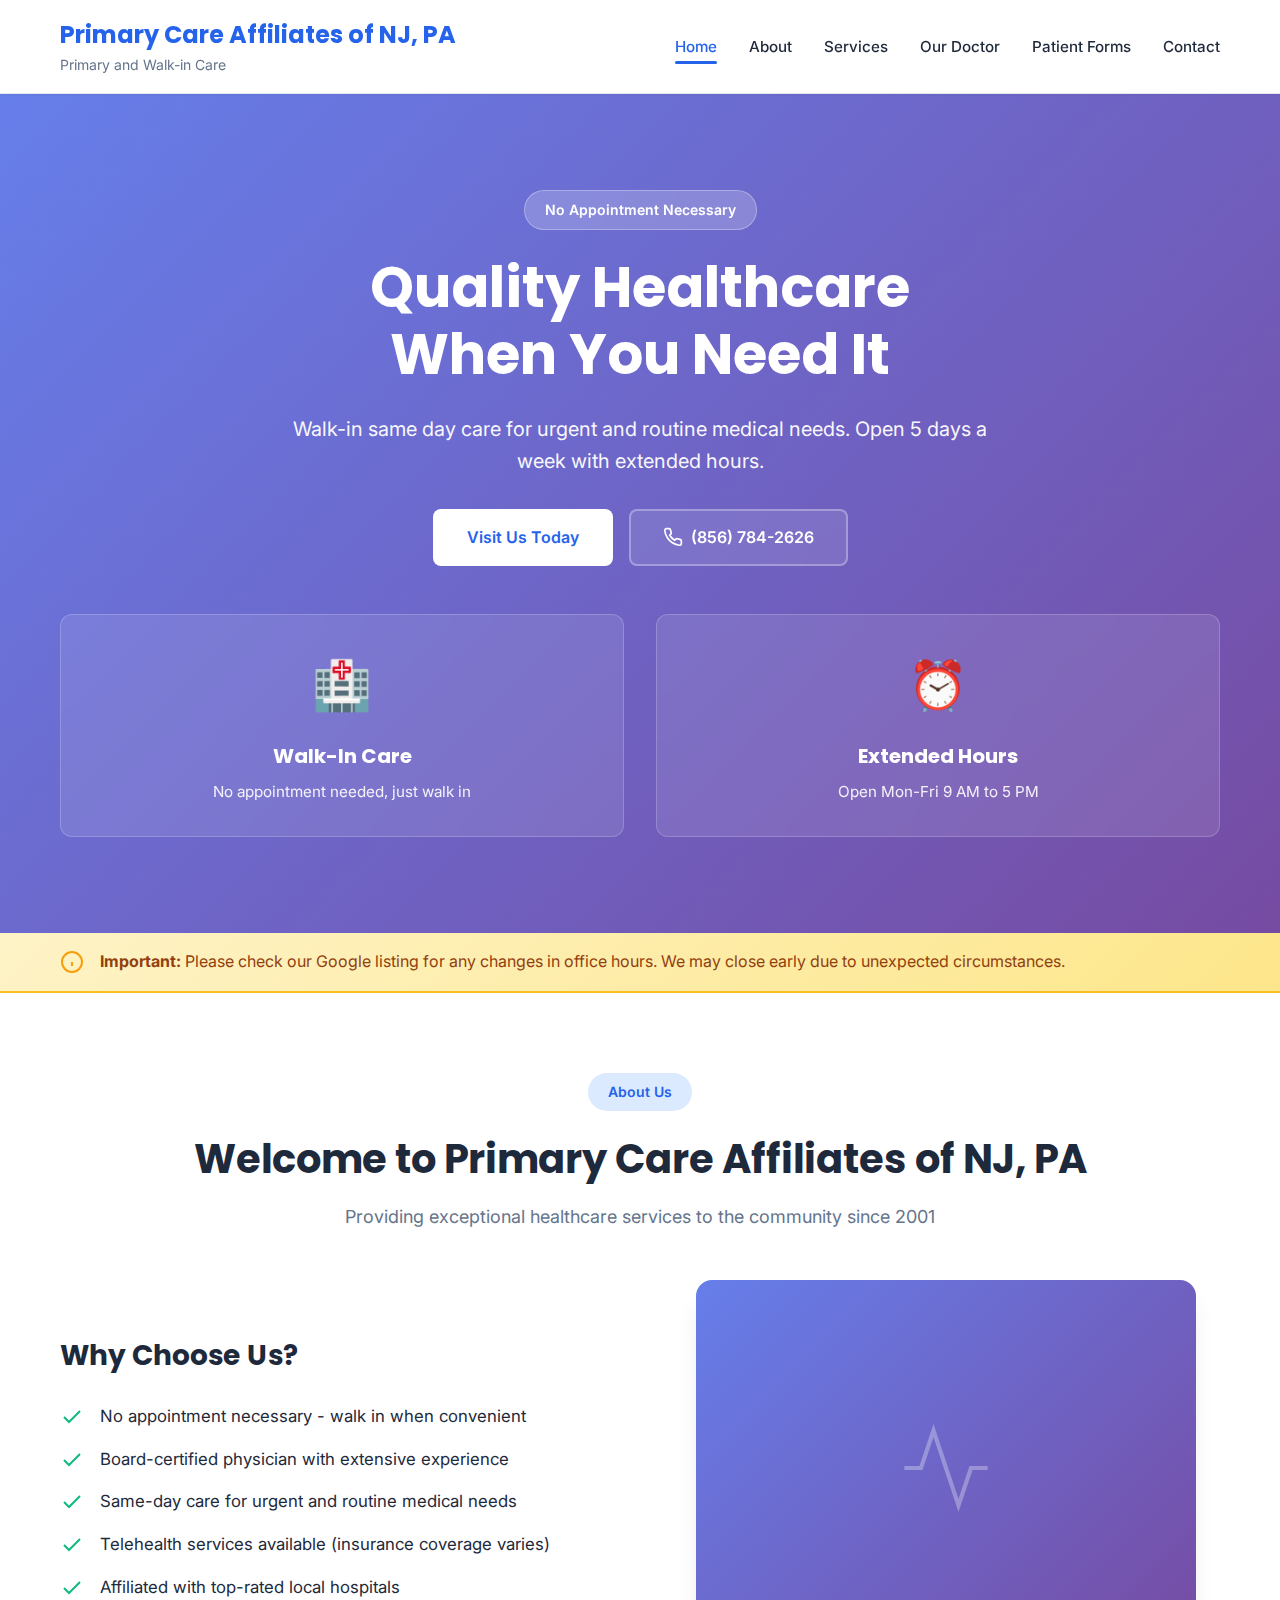
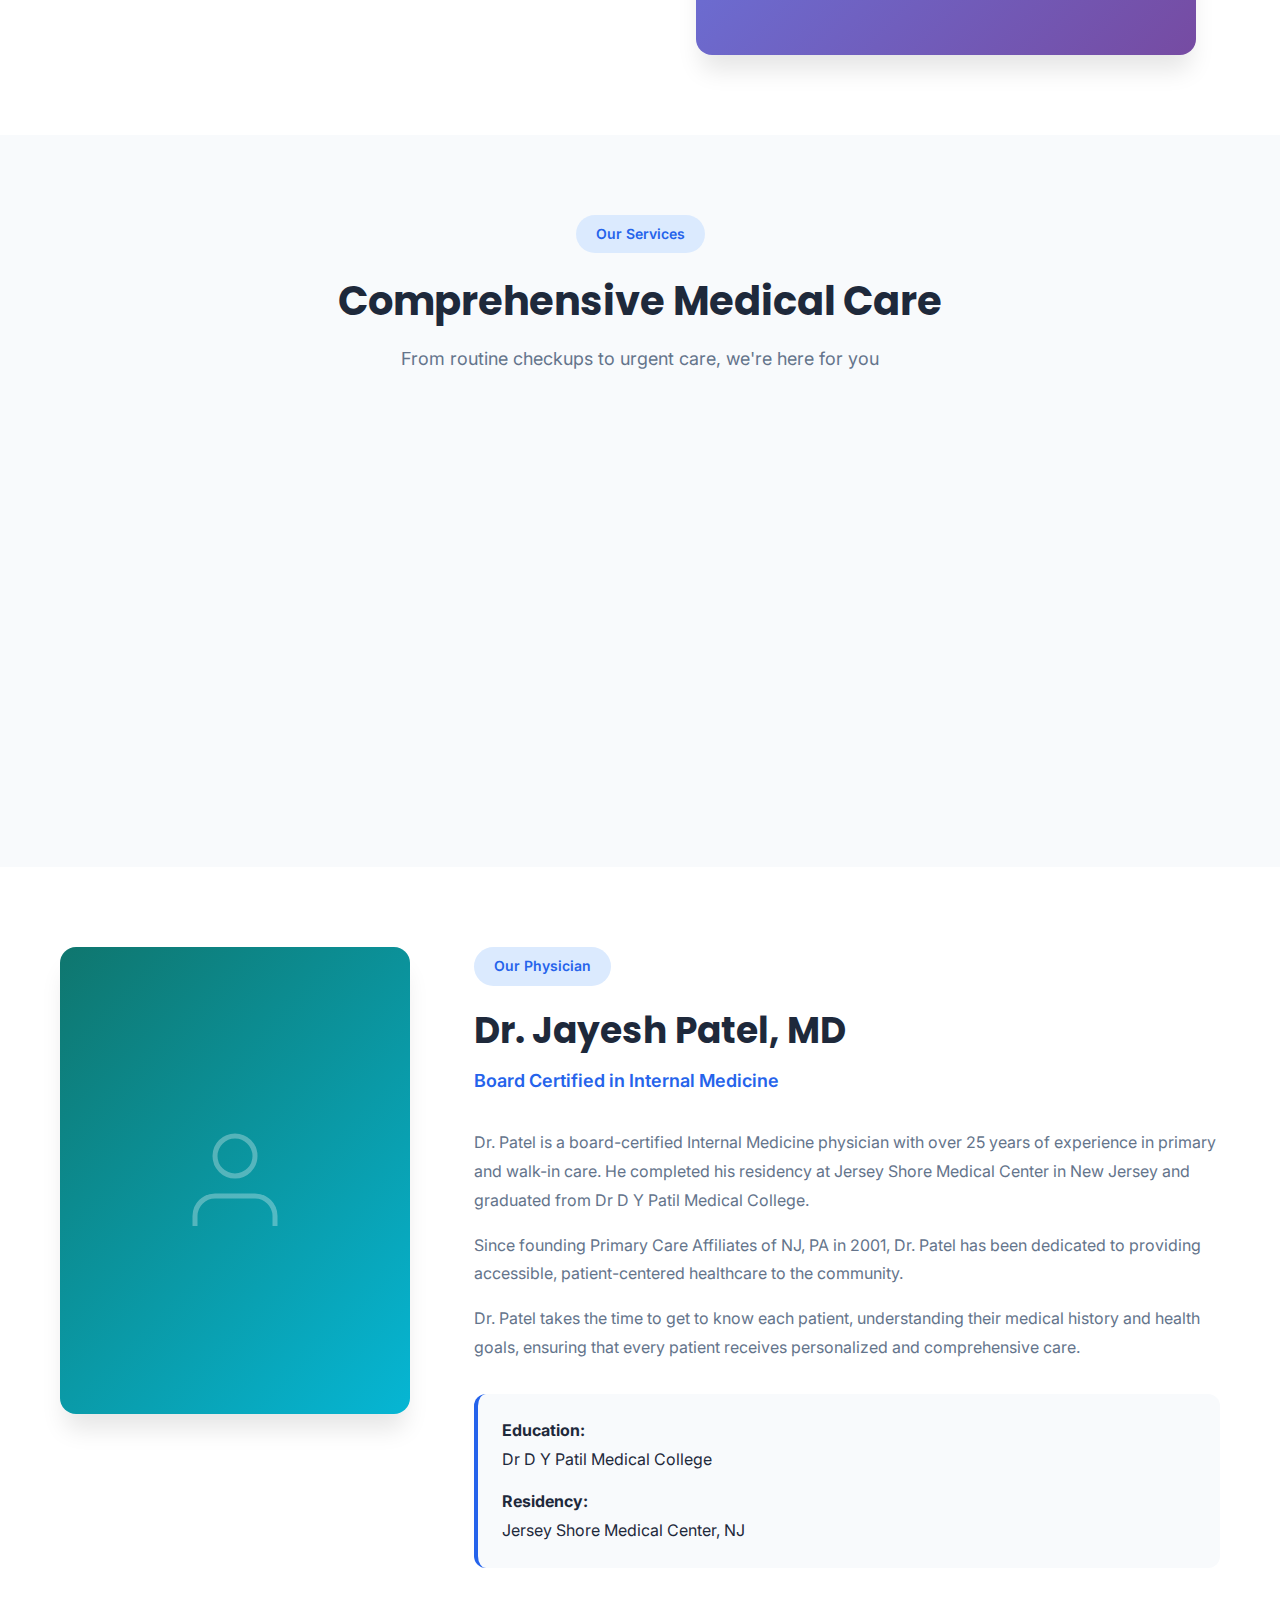
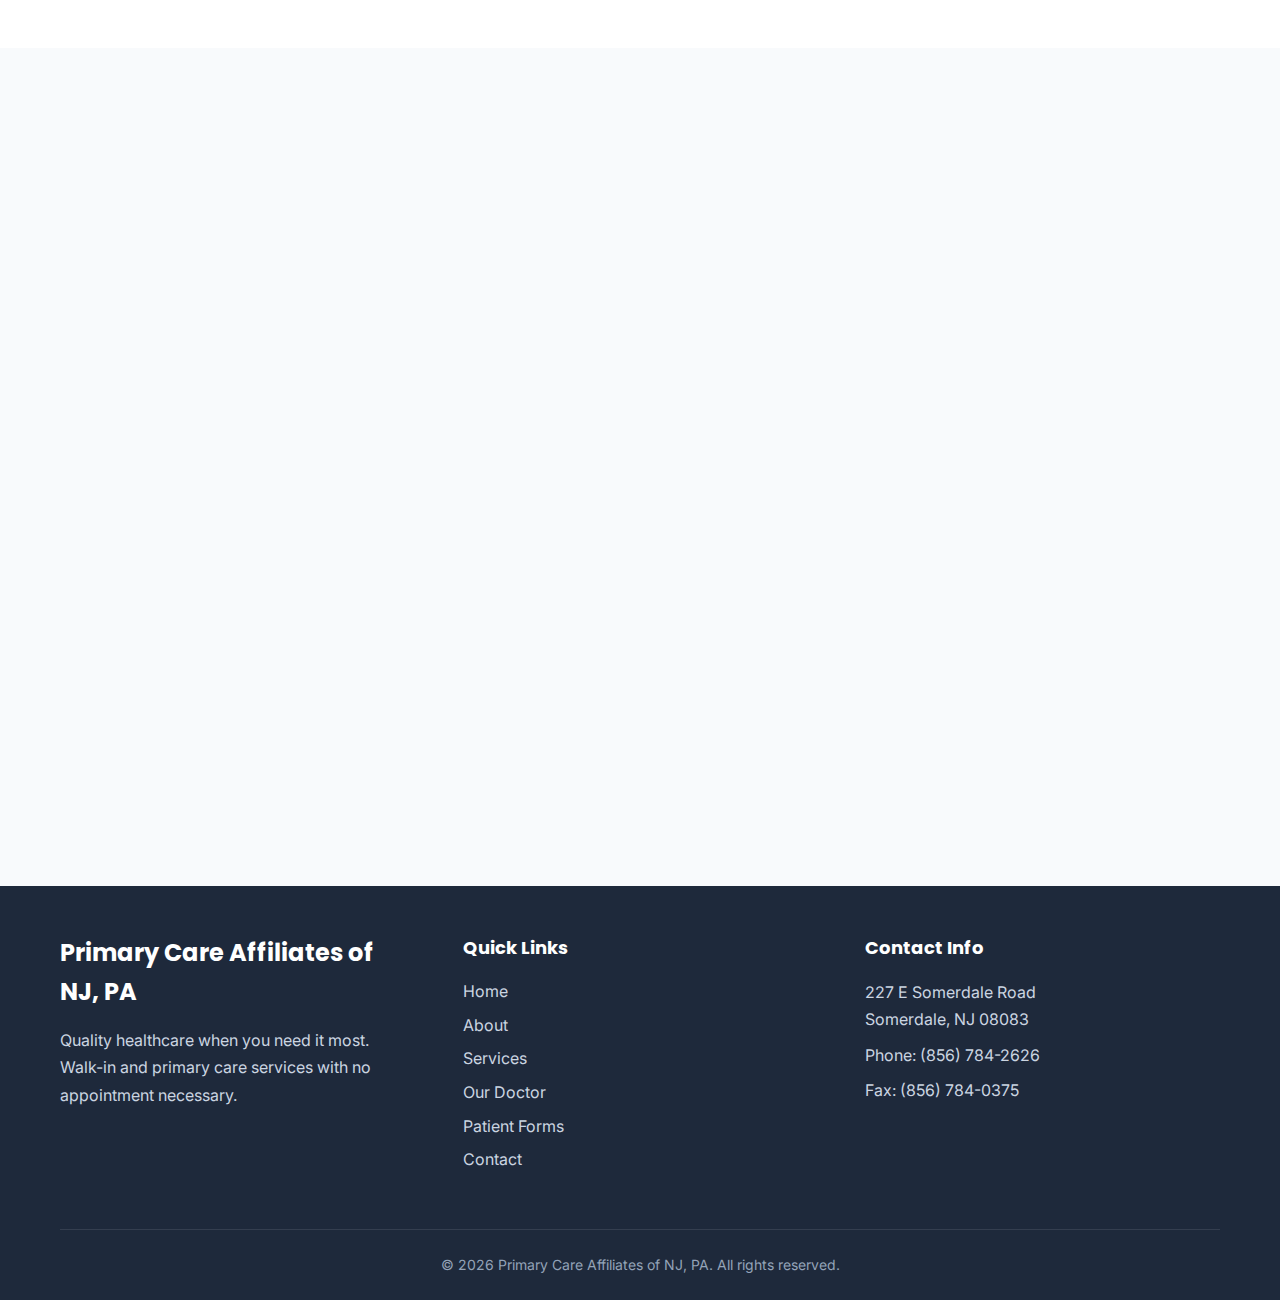
<file: index.html>
<!DOCTYPE html>
<html lang="en">
<head>
    <meta charset="UTF-8">
    <meta name="viewport" content="width=device-width, initial-scale=1.0">
    <title>Primary Care Affiliates of NJ, PA - No Appointment Needed</title>
    <link rel="stylesheet" href="styles.css">
    <link rel="preconnect" href="https://fonts.googleapis.com">
    <link rel="preconnect" href="https://fonts.gstatic.com" crossorigin>
    <link href="https://fonts.googleapis.com/css2?family=Inter:wght@300;400;500;600;700&family=Poppins:wght@400;600;700&display=swap" rel="stylesheet">
</head>
<body>
    <!-- Navigation -->
    <nav class="navbar">
        <div class="container">
            <div class="nav-wrapper">
                <div class="logo">
                    <h2>Primary Care Affiliates of NJ, PA</h2>
                    <p class="tagline">Primary and Walk-in Care</p>
                </div>
                <ul class="nav-links">
                    <li><a href="index.html" class="active">Home</a></li>
                    <li><a href="about.html">About</a></li>
                    <li><a href="services.html">Services</a></li>
                    <li><a href="physician.html">Our Doctor</a></li>
                    <li><a href="patient-forms.html">Patient Forms</a></li>
                    <li><a href="contact.html">Contact</a></li>
                </ul>
                <button class="mobile-menu-btn" aria-label="Toggle menu">
                    <span></span>
                    <span></span>
                    <span></span>
                </button>
            </div>
        </div>
    </nav>

    <!-- Hero Section -->
    <section id="home" class="hero">
        <div class="hero-overlay"></div>
        <div class="container">
            <div class="hero-content">
                <div class="hero-text">
                    <span class="badge">No Appointment Necessary</span>
                    <h1>Quality Healthcare<br>When You Need It</h1>
                    <p class="hero-description">Walk-in same day care for urgent and routine medical needs. Open 5 days a week with extended hours.</p>
                    <div class="hero-buttons">
                        <a href="contact.html" class="btn btn-primary">Visit Us Today</a>
                        <a href="tel:856-784-2626" class="btn btn-secondary">
                            <svg width="20" height="20" viewBox="0 0 24 24" fill="none" stroke="currentColor" stroke-width="2">
                                <path d="M22 16.92v3a2 2 0 0 1-2.18 2 19.79 19.79 0 0 1-8.63-3.07 19.5 19.5 0 0 1-6-6 19.79 19.79 0 0 1-3.07-8.67A2 2 0 0 1 4.11 2h3a2 2 0 0 1 2 1.72 12.84 12.84 0 0 0 .7 2.81 2 2 0 0 1-.45 2.11L8.09 9.91a16 16 0 0 0 6 6l1.27-1.27a2 2 0 0 1 2.11-.45 12.84 12.84 0 0 0 2.81.7A2 2 0 0 1 22 16.92z"></path>
                            </svg>
                            (856) 784-2626
                        </a>
                    </div>
                </div>
                <div class="hero-features">
                    <div class="feature-card">
                        <div class="icon">🏥</div>
                        <h3>Walk-In Care</h3>
                        <p>No appointment needed, just walk in</p>
                    </div>
                    <div class="feature-card">
                        <div class="icon">⏰</div>
                        <h3>Extended Hours</h3>
                        <p>Open Mon-Fri 9 AM to 5 PM</p>
                    </div>
                </div>
            </div>
        </div>
    </section>

    <!-- Alert Banner -->
    <div class="alert-banner">
        <div class="container">
            <div class="alert-content">
                <svg width="24" height="24" viewBox="0 0 24 24" fill="none" stroke="currentColor" stroke-width="2">
                    <circle cx="12" cy="12" r="10"></circle>
                    <line x1="12" y1="16" x2="12" y2="12"></line>
                    <line x1="12" y1="8" x2="12.01" y2="8"></line>
                </svg>
                <p><strong>Important:</strong> Please check our Google listing for any changes in office hours. We may close early due to unexpected circumstances.</p>
            </div>
        </div>
    </div>

    <!-- About Section -->
    <section id="about" class="about">
        <div class="container">
                <div class="section-header">
                <span class="section-badge">About Us</span>
                <h2>Welcome to Primary Care Affiliates of NJ, PA</h2>
                <p>Providing exceptional healthcare services to the community since 2001</p>
            </div>
            <div class="about-content">
                <div class="about-text">
                    <h3>Why Choose Us?</h3>
                    <ul class="check-list">
                        <li>
                            <svg width="24" height="24" viewBox="0 0 24 24" fill="none" stroke="currentColor" stroke-width="2">
                                <polyline points="20 6 9 17 4 12"></polyline>
                            </svg>
                            <span>No appointment necessary - walk in when convenient</span>
                        </li>
                        <li>
                            <svg width="24" height="24" viewBox="0 0 24 24" fill="none" stroke="currentColor" stroke-width="2">
                                <polyline points="20 6 9 17 4 12"></polyline>
                            </svg>
                            <span>Board-certified physician with extensive experience</span>
                        </li>
                        <li>
                            <svg width="24" height="24" viewBox="0 0 24 24" fill="none" stroke="currentColor" stroke-width="2">
                                <polyline points="20 6 9 17 4 12"></polyline>
                            </svg>
                            <span>Same-day care for urgent and routine medical needs</span>
                        </li>
                        <li>
                            <svg width="24" height="24" viewBox="0 0 24 24" fill="none" stroke="currentColor" stroke-width="2">
                                <polyline points="20 6 9 17 4 12"></polyline>
                            </svg>
                            <span>Telehealth services available (insurance coverage varies)</span>
                        </li>
                        <li>
                            <svg width="24" height="24" viewBox="0 0 24 24" fill="none" stroke="currentColor" stroke-width="2">
                                <polyline points="20 6 9 17 4 12"></polyline>
                            </svg>
                            <span>Affiliated with top-rated local hospitals</span>
                        </li>
                    </ul>
                </div>
                <div class="about-image">
                    <div class="image-placeholder">
                        <svg width="100" height="100" viewBox="0 0 24 24" fill="none" stroke="currentColor" stroke-width="1">
                            <path d="M22 12h-4l-3 9L9 3l-3 9H2"></path>
                        </svg>
                    </div>
                </div>
            </div>
        </div>
    </section>

    <!-- Services Section -->
    <section id="services" class="services">
        <div class="container">
            <div class="section-header">
                <span class="section-badge">Our Services</span>
                <h2>Comprehensive Medical Care</h2>
                <p>From routine checkups to urgent care, we're here for you</p>
            </div>
            <div class="services-grid">
                <div class="service-card">
                    <div class="service-icon">🩺</div>
                    <h3>Primary Care</h3>
                    <p>Routine physicals, wellness exams, chronic disease management, and preventive care</p>
                </div>
                <div class="service-card">
                    <div class="service-icon">🚑</div>
                    <h3>Urgent Care</h3>
                    <p>Treatment for minor injuries, infections, flu symptoms, and other non-emergency conditions</p>
                </div>
                <div class="service-card">
                    <div class="service-icon">💉</div>
                    <h3>Vaccinations</h3>
                    <p>Flu shots and routine immunizations for all ages</p>
                </div>
                <div class="service-card">
                    <div class="service-icon">🔬</div>
                    <h3>Lab Services</h3>
                    <p>On-site blood work, urinalysis, rapid strep tests, and other diagnostic testing</p>
                </div>
            </div>
        </div>
    </section>

    <!-- Physician Section -->
    <section id="physician" class="physician">
        <div class="container">
            <div class="physician-content">
                <div class="physician-image">
                    <div class="image-placeholder">
                        <svg width="120" height="120" viewBox="0 0 24 24" fill="none" stroke="currentColor" stroke-width="1">
                            <path d="M20 21v-2a4 4 0 0 0-4-4H8a4 4 0 0 0-4 4v2"></path>
                            <circle cx="12" cy="7" r="4"></circle>
                        </svg>
                    </div>
                </div>
                <div class="physician-info">
                    <span class="section-badge">Our Physician</span>
                    <h2>Dr. Jayesh Patel, MD</h2>
                    <p class="credential">Board Certified in Internal Medicine</p>
                    <div class="physician-bio">
                        <p>Dr. Patel is a board-certified Internal Medicine physician with over 25 years of experience in primary and walk-in care. He completed his residency at Jersey Shore Medical Center in New Jersey and graduated from Dr D Y Patil Medical College.</p>
                        
                        <p>Since founding Primary Care Affiliates of NJ, PA in 2001, Dr. Patel has been dedicated to providing accessible, patient-centered healthcare to the community.</p>
                        
                        <p>Dr. Patel takes the time to get to know each patient, understanding their medical history and health goals, ensuring that every patient receives personalized and comprehensive care.</p>
                    </div>
                    <div class="credentials">
                        <div class="credential-item">
                            <strong>Education:</strong> Dr D Y Patil Medical College
                        </div>
                        <div class="credential-item">
                            <strong>Residency:</strong> Jersey Shore Medical Center, NJ
                        </div>
                    </div>
                </div>
            </div>
        </div>
    </section>

    <!-- Hours & Contact Section -->
    <section id="contact" class="contact">
        <div class="container">
            <div class="contact-grid">
                <div class="contact-card hours-card">
                    <div class="card-icon">⏰</div>
                    <h3>Office Hours</h3>
                    <div class="hours-list">
                        <div class="hour-item">
                            <span class="day">Monday - Friday</span>
                            <span class="time">9:00 AM - 5:00 PM</span>
                        </div>
                        <div class="hour-item">
                            <span class="day">Saturday - Sunday</span>
                            <span class="time">Closed</span>
                        </div>
                    </div>
                    <p class="note">Hours subject to change. Please verify on Google before visiting.</p>
                </div>
                
                <div class="contact-card info-card">
                    <div class="card-icon">📍</div>
                    <h3>Visit Us</h3>
                    <div class="contact-details">
                        <div class="detail-item">
                            <strong>Address:</strong>
                            <p>227 E Somerdale Road<br>Somerdale, NJ 08083</p>
                        </div>
                        <div class="detail-item">
                            <strong>Phone:</strong>
                            <p><a href="tel:856-784-2626">(856) 784-2626</a></p>
                        </div>
                        <div class="detail-item">
                            <strong>Fax:</strong>
                            <p>(856) 784-0375</p>
                        </div>
                    </div>
                    <a href="https://maps.google.com" class="btn btn-outline" target="_blank">Get Directions</a>
                </div>
                
                <div class="contact-card payment-card">
                    <div class="card-icon">💳</div>
                    <h3>Payment & Insurance</h3>
                    <div class="payment-info">
                        <p>We accept most major insurance plans including:</p>
                        <ul>
                            <li>Medicare & Medicaid</li>
                            <li>Blue Cross Blue Shield</li>
                            <li>Aetna</li>
                            <li>United Healthcare</li>
                            <li>Cigna</li>
                            <li>Horizon BCBS</li>
                            <li>AmeriHealth</li>
                        </ul>
                        <p class="note"><strong>Self-pay options available.</strong> Please contact our office for current fee schedule.</p>
                    </div>
                </div>
            </div>
        </div>
    </section>

    <!-- Footer -->
    <footer class="footer">
        <div class="container">
            <div class="footer-content">
                <div class="footer-section">
                    <h3>Primary Care Affiliates of NJ, PA</h3>
                    <p>Quality healthcare when you need it most. Walk-in and primary care services with no appointment necessary.</p>
                </div>
                <div class="footer-section">
                    <h4>Quick Links</h4>
                    <ul>
                        <li><a href="index.html">Home</a></li>
                        <li><a href="about.html">About</a></li>
                        <li><a href="services.html">Services</a></li>
                        <li><a href="physician.html">Our Doctor</a></li>
                        <li><a href="patient-forms.html">Patient Forms</a></li>
                        <li><a href="contact.html">Contact</a></li>
                    </ul>
                </div>
                <div class="footer-section">
                    <h4>Contact Info</h4>
                    <p>227 E Somerdale Road<br>Somerdale, NJ 08083</p>
                    <p>Phone: <a href="tel:856-784-2626">(856) 784-2626</a></p>
                    <p>Fax: (856) 784-0375</p>
                </div>
            </div>
            <div class="footer-bottom">
                <p>&copy; 2025 Primary Care Affiliates of NJ, PA. All rights reserved.</p>
            </div>
        </div>
    </footer>

    <script src="script.js"></script>
</body>
</html>
</file>
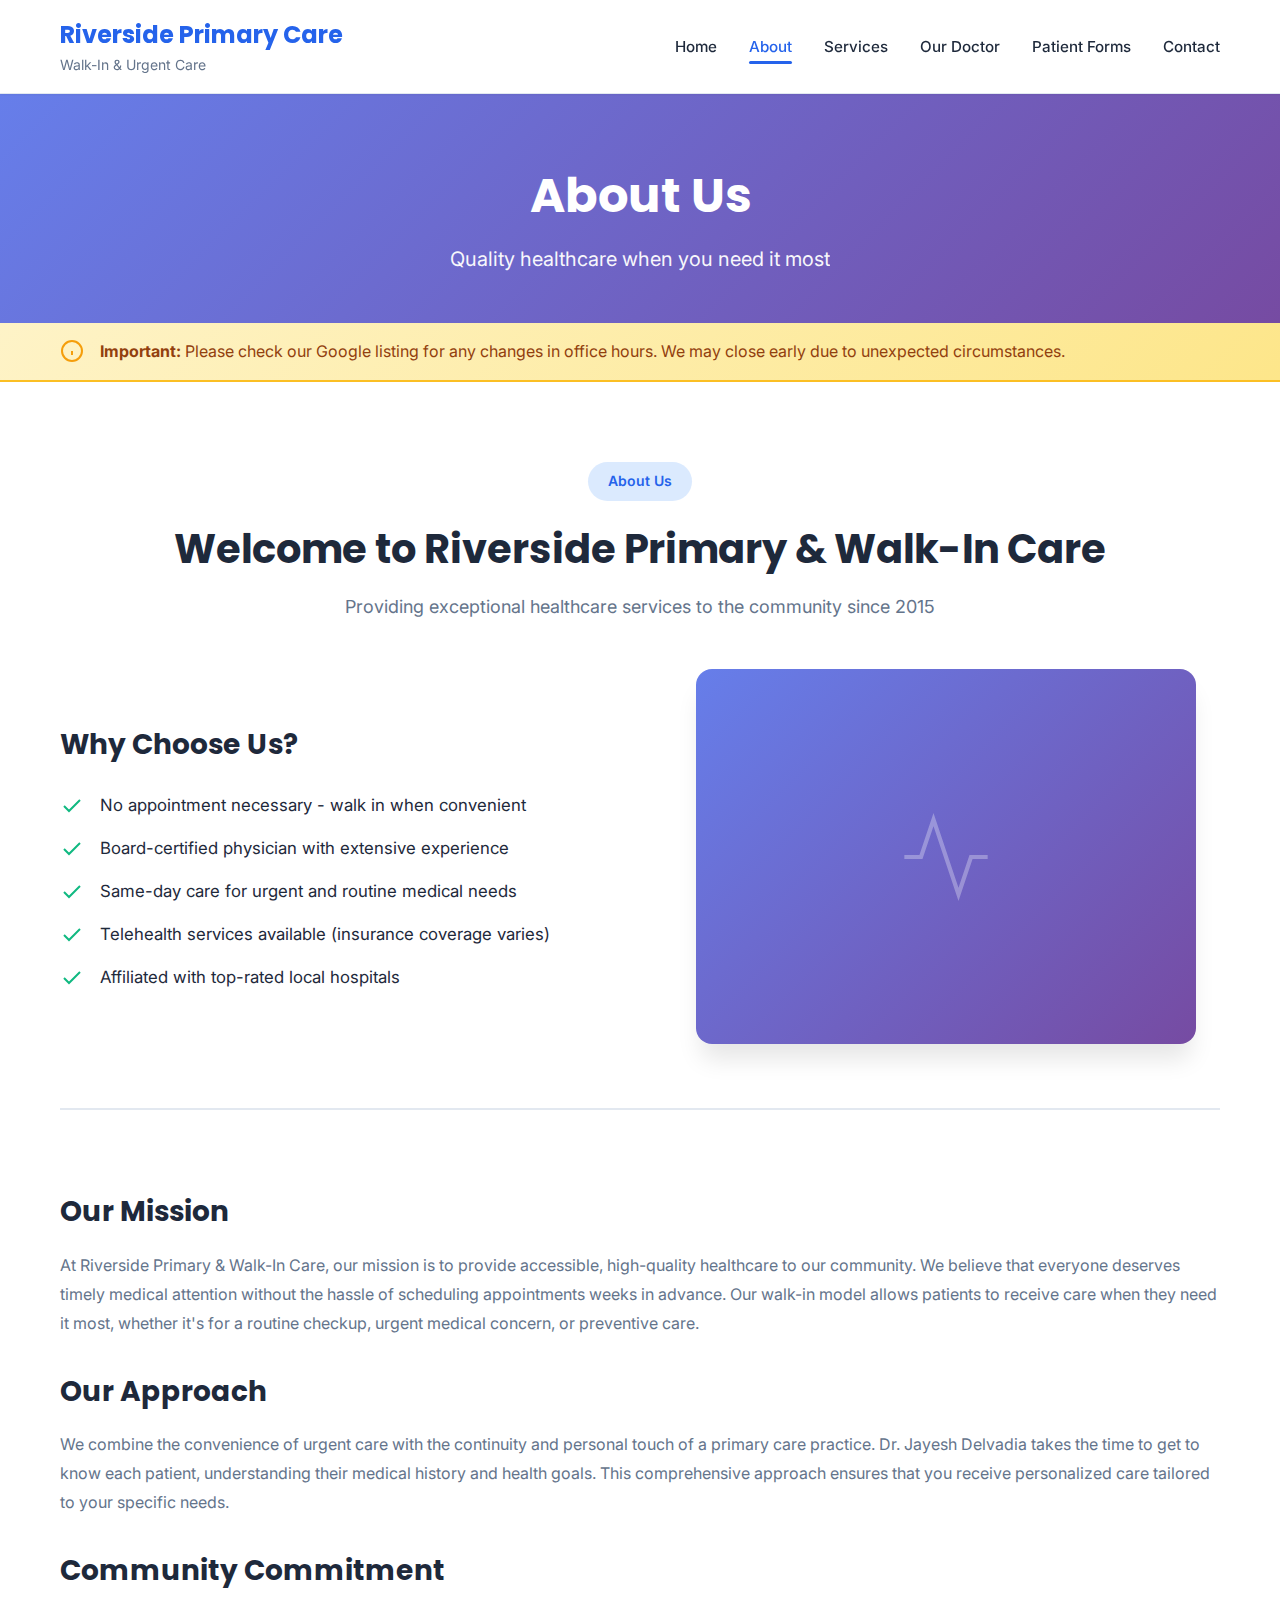
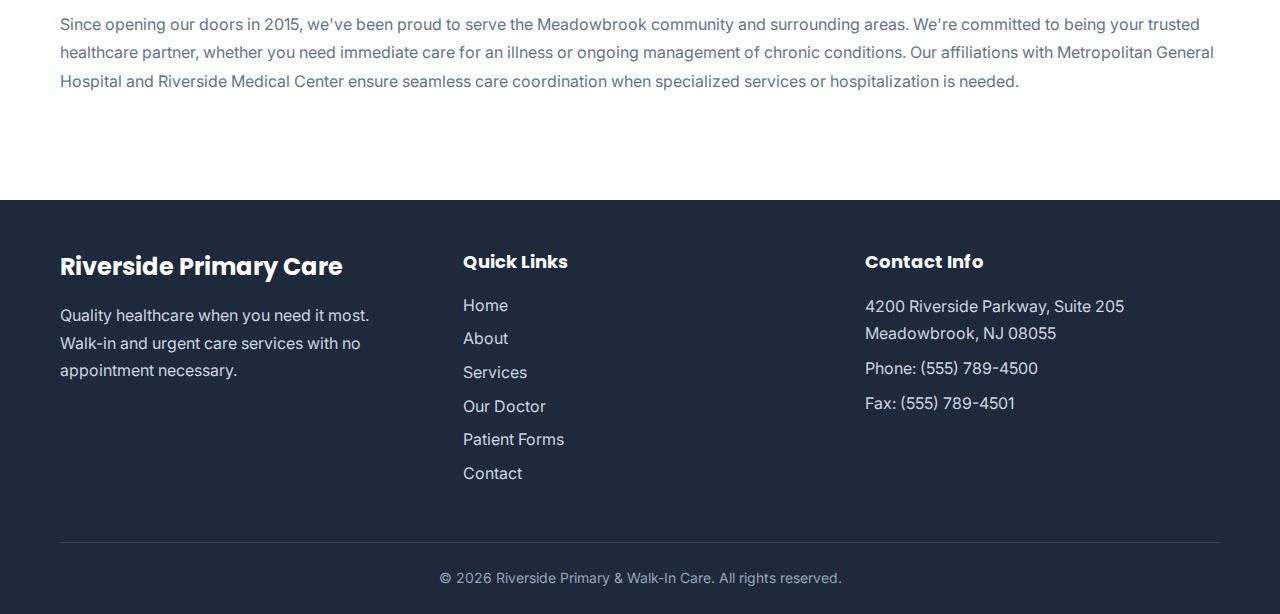
<file: about.html>
<!DOCTYPE html>
<html lang="en">
<head>
    <meta charset="UTF-8">
    <meta name="viewport" content="width=device-width, initial-scale=1.0">
    <title>About Us - Riverside Primary & Walk-In Care</title>
    <link rel="stylesheet" href="styles.css">
    <link rel="preconnect" href="https://fonts.googleapis.com">
    <link rel="preconnect" href="https://fonts.gstatic.com" crossorigin>
    <link href="https://fonts.googleapis.com/css2?family=Inter:wght@300;400;500;600;700&family=Poppins:wght@400;600;700&display=swap" rel="stylesheet">
</head>
<body>
    <!-- Navigation -->
    <nav class="navbar">
        <div class="container">
            <div class="nav-wrapper">
                <div class="logo">
                    <h2>Riverside Primary Care</h2>
                    <p class="tagline">Walk-In & Urgent Care</p>
                </div>
                <ul class="nav-links">
                    <li><a href="index.html">Home</a></li>
                    <li><a href="about.html" class="active">About</a></li>
                    <li><a href="services.html">Services</a></li>
                    <li><a href="physician.html">Our Doctor</a></li>
                    <li><a href="patient-forms.html">Patient Forms</a></li>
                    <li><a href="contact.html">Contact</a></li>
                </ul>
                <button class="mobile-menu-btn" aria-label="Toggle menu">
                    <span></span>
                    <span></span>
                    <span></span>
                </button>
            </div>
        </div>
    </nav>

    <!-- Page Header -->
    <section class="page-header">
        <div class="container">
            <h1>About Us</h1>
            <p>Quality healthcare when you need it most</p>
        </div>
    </section>

    <!-- Alert Banner -->
    <div class="alert-banner">
        <div class="container">
            <div class="alert-content">
                <svg width="24" height="24" viewBox="0 0 24 24" fill="none" stroke="currentColor" stroke-width="2">
                    <circle cx="12" cy="12" r="10"></circle>
                    <line x1="12" y1="16" x2="12" y2="12"></line>
                    <line x1="12" y1="8" x2="12.01" y2="8"></line>
                </svg>
                <p><strong>Important:</strong> Please check our Google listing for any changes in office hours. We may close early due to unexpected circumstances.</p>
            </div>
        </div>
    </div>

    <!-- About Section -->
    <section class="about">
        <div class="container">
            <div class="section-header">
                <span class="section-badge">About Us</span>
                <h2>Welcome to Riverside Primary & Walk-In Care</h2>
                <p>Providing exceptional healthcare services to the community since 2015</p>
            </div>
            <div class="about-content">
                <div class="about-text">
                    <h3>Why Choose Us?</h3>
                    <ul class="check-list">
                        <li>
                            <svg width="24" height="24" viewBox="0 0 24 24" fill="none" stroke="currentColor" stroke-width="2">
                                <polyline points="20 6 9 17 4 12"></polyline>
                            </svg>
                            <span>No appointment necessary - walk in when convenient</span>
                        </li>
                        <li>
                            <svg width="24" height="24" viewBox="0 0 24 24" fill="none" stroke="currentColor" stroke-width="2">
                                <polyline points="20 6 9 17 4 12"></polyline>
                            </svg>
                            <span>Board-certified physician with extensive experience</span>
                        </li>
                        <li>
                            <svg width="24" height="24" viewBox="0 0 24 24" fill="none" stroke="currentColor" stroke-width="2">
                                <polyline points="20 6 9 17 4 12"></polyline>
                            </svg>
                            <span>Same-day care for urgent and routine medical needs</span>
                        </li>
                        <li>
                            <svg width="24" height="24" viewBox="0 0 24 24" fill="none" stroke="currentColor" stroke-width="2">
                                <polyline points="20 6 9 17 4 12"></polyline>
                            </svg>
                            <span>Telehealth services available (insurance coverage varies)</span>
                        </li>
                        <li>
                            <svg width="24" height="24" viewBox="0 0 24 24" fill="none" stroke="currentColor" stroke-width="2">
                                <polyline points="20 6 9 17 4 12"></polyline>
                            </svg>
                            <span>Affiliated with top-rated local hospitals</span>
                        </li>
                    </ul>
                </div>
                <div class="about-image">
                    <div class="image-placeholder">
                        <svg width="100" height="100" viewBox="0 0 24 24" fill="none" stroke="currentColor" stroke-width="1">
                            <path d="M22 12h-4l-3 9L9 3l-3 9H2"></path>
                        </svg>
                    </div>
                </div>
            </div>

            <div class="mission-section">
                <h3>Our Mission</h3>
                <p>At Riverside Primary & Walk-In Care, our mission is to provide accessible, high-quality healthcare to our community. We believe that everyone deserves timely medical attention without the hassle of scheduling appointments weeks in advance. Our walk-in model allows patients to receive care when they need it most, whether it's for a routine checkup, urgent medical concern, or preventive care.</p>
                
                <h3>Our Approach</h3>
                <p>We combine the convenience of urgent care with the continuity and personal touch of a primary care practice. Dr. Jayesh Delvadia takes the time to get to know each patient, understanding their medical history and health goals. This comprehensive approach ensures that you receive personalized care tailored to your specific needs.</p>
                
                <h3>Community Commitment</h3>
                <p>Since opening our doors in 2015, we've been proud to serve the Meadowbrook community and surrounding areas. We're committed to being your trusted healthcare partner, whether you need immediate care for an illness or ongoing management of chronic conditions. Our affiliations with Metropolitan General Hospital and Riverside Medical Center ensure seamless care coordination when specialized services or hospitalization is needed.</p>
            </div>
        </div>
    </section>

    <!-- Footer -->
    <footer class="footer">
        <div class="container">
            <div class="footer-content">
                <div class="footer-section">
                    <h3>Riverside Primary Care</h3>
                    <p>Quality healthcare when you need it most. Walk-in and urgent care services with no appointment necessary.</p>
                </div>
                <div class="footer-section">
                    <h4>Quick Links</h4>
                    <ul>
                        <li><a href="index.html">Home</a></li>
                        <li><a href="about.html">About</a></li>
                        <li><a href="services.html">Services</a></li>
                        <li><a href="physician.html">Our Doctor</a></li>
                        <li><a href="patient-forms.html">Patient Forms</a></li>
                        <li><a href="contact.html">Contact</a></li>
                    </ul>
                </div>
                <div class="footer-section">
                    <h4>Contact Info</h4>
                    <p>4200 Riverside Parkway, Suite 205<br>Meadowbrook, NJ 08055</p>
                    <p>Phone: <a href="tel:555-789-4500">(555) 789-4500</a></p>
                    <p>Fax: (555) 789-4501</p>
                </div>
            </div>
            <div class="footer-bottom">
                <p>&copy; 2025 Riverside Primary & Walk-In Care. All rights reserved.</p>
            </div>
        </div>
    </footer>

    <script src="script.js"></script>
</body>
</html>
</file>
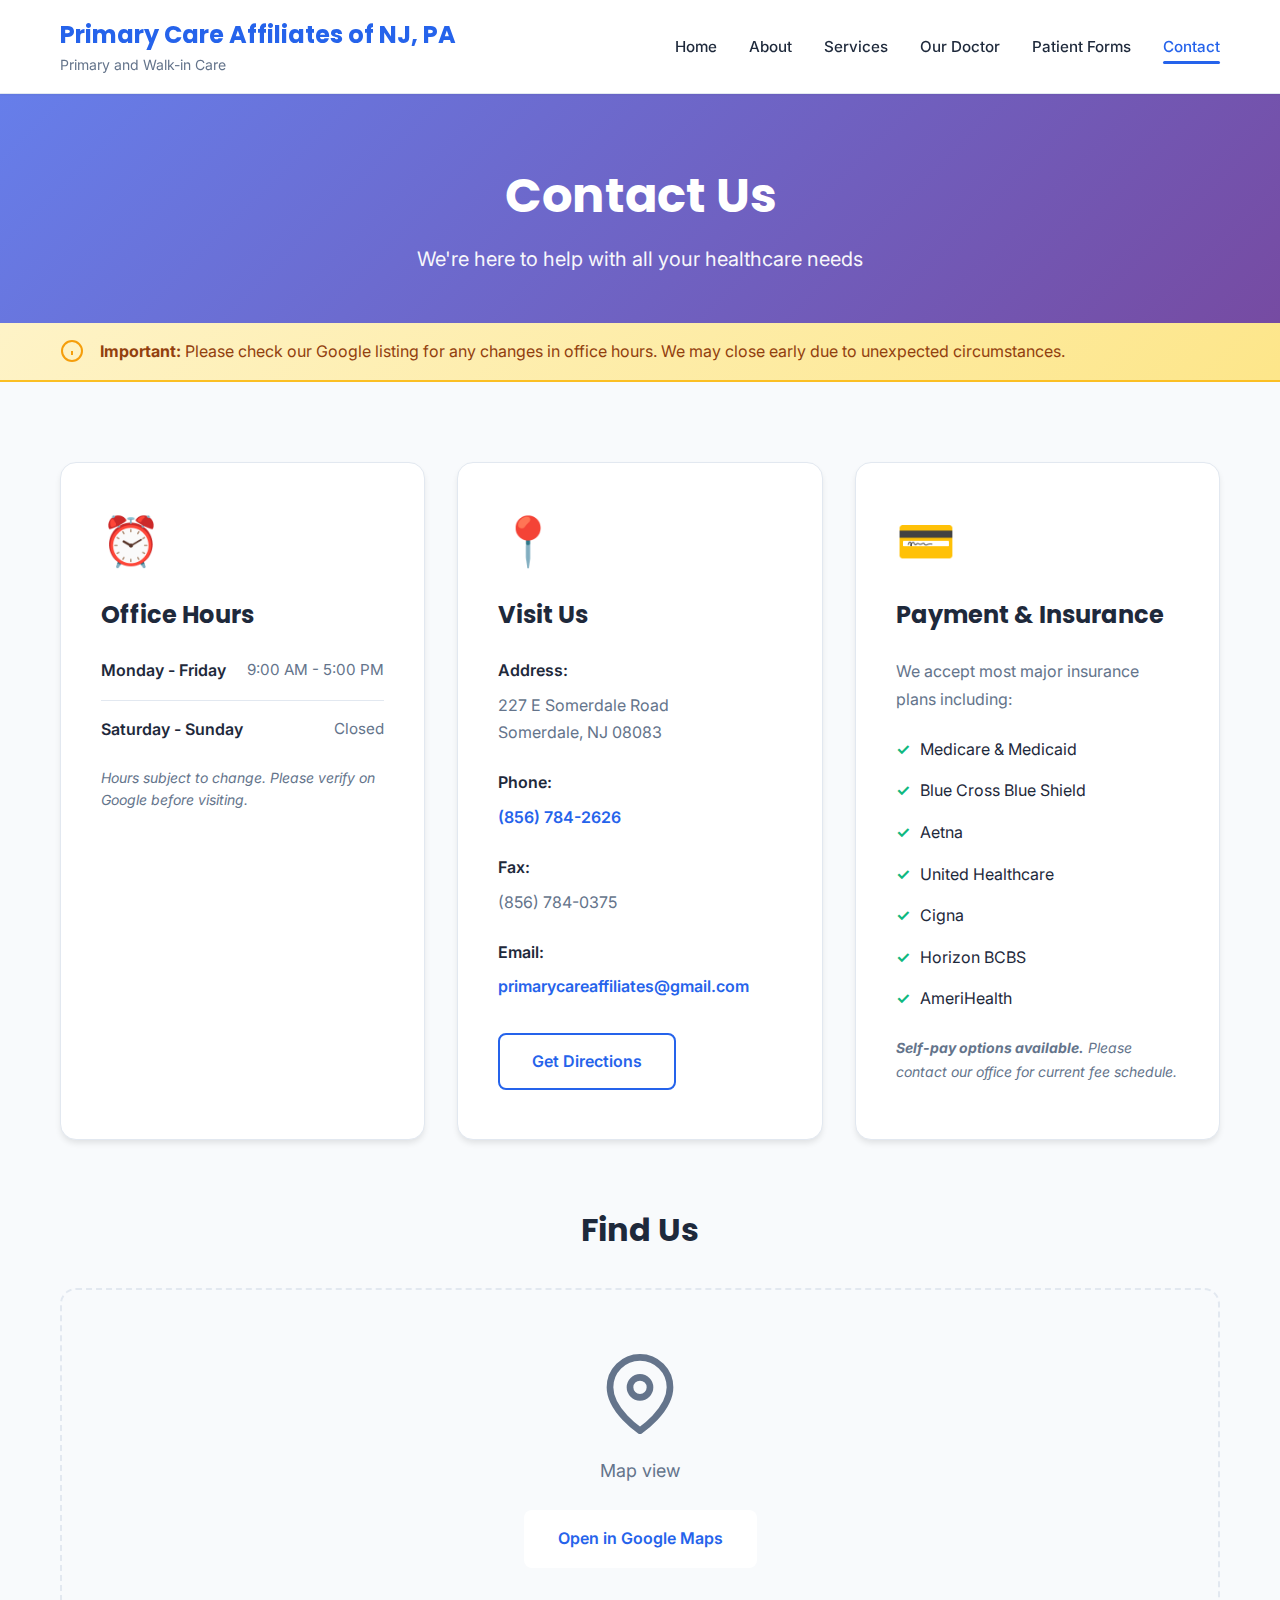
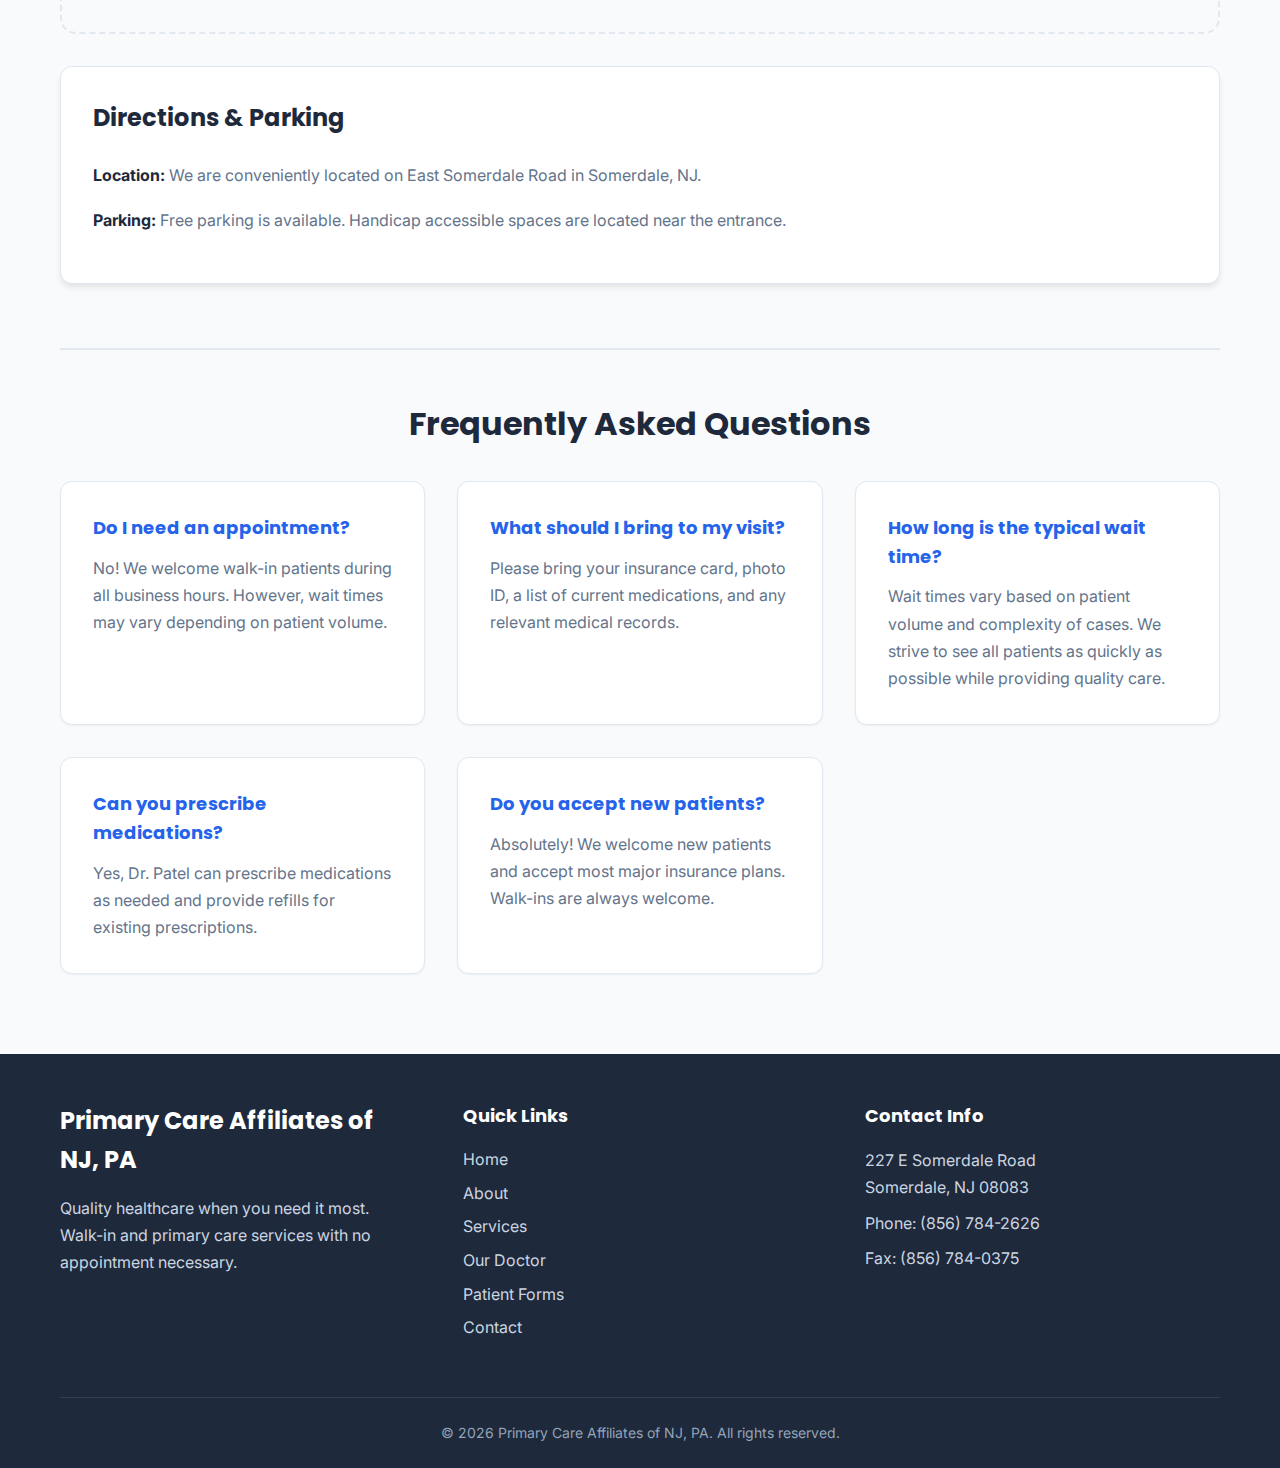
<file: contact.html>
<!DOCTYPE html>
<html lang="en">
<head>
    <meta charset="UTF-8">
    <meta name="viewport" content="width=device-width, initial-scale=1.0">
    <title>Contact Us - Primary Care Affiliates of NJ, PA</title>
    <link rel="stylesheet" href="styles.css">
    <link rel="preconnect" href="https://fonts.googleapis.com">
    <link rel="preconnect" href="https://fonts.gstatic.com" crossorigin>
    <link href="https://fonts.googleapis.com/css2?family=Inter:wght@300;400;500;600;700&family=Poppins:wght@400;600;700&display=swap" rel="stylesheet">
</head>
<body>
    <!-- Navigation -->
    <nav class="navbar">
        <div class="container">
            <div class="nav-wrapper">
                <div class="logo">
                    <h2>Primary Care Affiliates of NJ, PA</h2>
                    <p class="tagline">Primary and Walk-in Care</p>
                </div>
                <ul class="nav-links">
                    <li><a href="index.html">Home</a></li>
                    <li><a href="about.html">About</a></li>
                    <li><a href="services.html">Services</a></li>
                    <li><a href="physician.html">Our Doctor</a></li>
                    <li><a href="patient-forms.html">Patient Forms</a></li>
                    <li><a href="contact.html" class="active">Contact</a></li>
                </ul>
                <button class="mobile-menu-btn" aria-label="Toggle menu">
                    <span></span>
                    <span></span>
                    <span></span>
                </button>
            </div>
        </div>
    </nav>

    <!-- Page Header -->
    <section class="page-header">
        <div class="container">
            <h1>Contact Us</h1>
            <p>We're here to help with all your healthcare needs</p>
        </div>
    </section>

    <!-- Alert Banner -->
    <div class="alert-banner">
        <div class="container">
            <div class="alert-content">
                <svg width="24" height="24" viewBox="0 0 24 24" fill="none" stroke="currentColor" stroke-width="2">
                    <circle cx="12" cy="12" r="10"></circle>
                    <line x1="12" y1="16" x2="12" y2="12"></line>
                    <line x1="12" y1="8" x2="12.01" y2="8"></line>
                </svg>
                <p><strong>Important:</strong> Please check our Google listing for any changes in office hours. We may close early due to unexpected circumstances.</p>
            </div>
        </div>
    </div>

    <!-- Contact Section -->
    <section class="contact">
        <div class="container">
            <div class="contact-grid">
                <div class="contact-card hours-card">
                    <div class="card-icon">⏰</div>
                    <h3>Office Hours</h3>
                    <div class="hours-list">
                        <div class="hour-item">
                            <span class="day">Monday - Friday</span>
                            <span class="time">9:00 AM - 5:00 PM</span>
                        </div>
                        <div class="hour-item">
                            <span class="day">Saturday - Sunday</span>
                            <span class="time">Closed</span>
                        </div>
                    </div>
                    <p class="note">Hours subject to change. Please verify on Google before visiting.</p>
                </div>
                
                <div class="contact-card info-card">
                    <div class="card-icon">📍</div>
                    <h3>Visit Us</h3>
                    <div class="contact-details">
                        <div class="detail-item">
                            <strong>Address:</strong>
                            <p>227 E Somerdale Road<br>Somerdale, NJ 08083</p>
                        </div>
                        <div class="detail-item">
                            <strong>Phone:</strong>
                            <p><a href="tel:856-784-2626">(856) 784-2626</a></p>
                        </div>
                        <div class="detail-item">
                            <strong>Fax:</strong>
                            <p>(856) 784-0375</p>
                        </div>
                        <div class="detail-item">
                            <strong>Email:</strong>
                            <p><a href="mailto:primarycareaffiliates@gmail.com">primarycareaffiliates@gmail.com</a></p>
                        </div>
                    </div>
                    <a href="https://maps.google.com" class="btn btn-outline" target="_blank">Get Directions</a>
                </div>
                
                <div class="contact-card payment-card">
                    <div class="card-icon">💳</div>
                    <h3>Payment & Insurance</h3>
                    <div class="payment-info">
                        <p>We accept most major insurance plans including:</p>
                        <ul>
                            <li>Medicare & Medicaid</li>
                            <li>Blue Cross Blue Shield</li>
                            <li>Aetna</li>
                            <li>United Healthcare</li>
                            <li>Cigna</li>
                            <li>Horizon BCBS</li>
                            <li>AmeriHealth</li>
                        </ul>
                        <p class="note"><strong>Self-pay options available.</strong> Please contact our office for current fee schedule.</p>
                    </div>
                </div>
            </div>

            <div class="map-section">
                <h2>Find Us</h2>
                <div class="map-placeholder">
                    <svg width="80" height="80" viewBox="0 0 24 24" fill="none" stroke="currentColor" stroke-width="2">
                        <path d="M21 10c0 7-9 13-9 13s-9-6-9-13a9 9 0 0 1 18 0z"></path>
                        <circle cx="12" cy="10" r="3"></circle>
                    </svg>
                    <p>Map view</p>
                    <a href="https://maps.google.com" target="_blank" class="btn btn-primary">Open in Google Maps</a>
                </div>
                
                <div class="directions-info">
                    <h3>Directions & Parking</h3>
                    <p><strong>Location:</strong> We are conveniently located on East Somerdale Road in Somerdale, NJ.</p>
                    <p><strong>Parking:</strong> Free parking is available. Handicap accessible spaces are located near the entrance.</p>
                </div>
            </div>

            <div class="faq-section">
                <h2>Frequently Asked Questions</h2>
                <div class="faq-grid">
                    <div class="faq-item">
                        <h4>Do I need an appointment?</h4>
                        <p>No! We welcome walk-in patients during all business hours. However, wait times may vary depending on patient volume.</p>
                    </div>
                    <div class="faq-item">
                        <h4>What should I bring to my visit?</h4>
                        <p>Please bring your insurance card, photo ID, a list of current medications, and any relevant medical records.</p>
                    </div>
                    <div class="faq-item">
                        <h4>How long is the typical wait time?</h4>
                        <p>Wait times vary based on patient volume and complexity of cases. We strive to see all patients as quickly as possible while providing quality care.</p>
                    </div>
                    <div class="faq-item">
                        <h4>Can you prescribe medications?</h4>
                        <p>Yes, Dr. Patel can prescribe medications as needed and provide refills for existing prescriptions.</p>
                    </div>
                    <div class="faq-item">
                        <h4>Do you accept new patients?</h4>
                        <p>Absolutely! We welcome new patients and accept most major insurance plans. Walk-ins are always welcome.</p>
                    </div>
                </div>
            </div>
        </div>
    </section>

    <!-- Footer -->
    <footer class="footer">
        <div class="container">
            <div class="footer-content">
                <div class="footer-section">
                    <h3>Primary Care Affiliates of NJ, PA</h3>
                    <p>Quality healthcare when you need it most. Walk-in and primary care services with no appointment necessary.</p>
                </div>
                <div class="footer-section">
                    <h4>Quick Links</h4>
                    <ul>
                        <li><a href="index.html">Home</a></li>
                        <li><a href="about.html">About</a></li>
                        <li><a href="services.html">Services</a></li>
                        <li><a href="physician.html">Our Doctor</a></li>
                        <li><a href="patient-forms.html">Patient Forms</a></li>
                        <li><a href="contact.html">Contact</a></li>
                    </ul>
                </div>
                <div class="footer-section">
                    <h4>Contact Info</h4>
                    <p>227 E Somerdale Road<br>Somerdale, NJ 08083</p>
                    <p>Phone: <a href="tel:856-784-2626">(856) 784-2626</a></p>
                    <p>Fax: (856) 784-0375</p>
                </div>
            </div>
            <div class="footer-bottom">
                <p>&copy; 2025 Primary Care Affiliates of NJ, PA. All rights reserved.</p>
            </div>
        </div>
    </footer>

    <script src="script.js"></script>
</body>
</html>
</file>
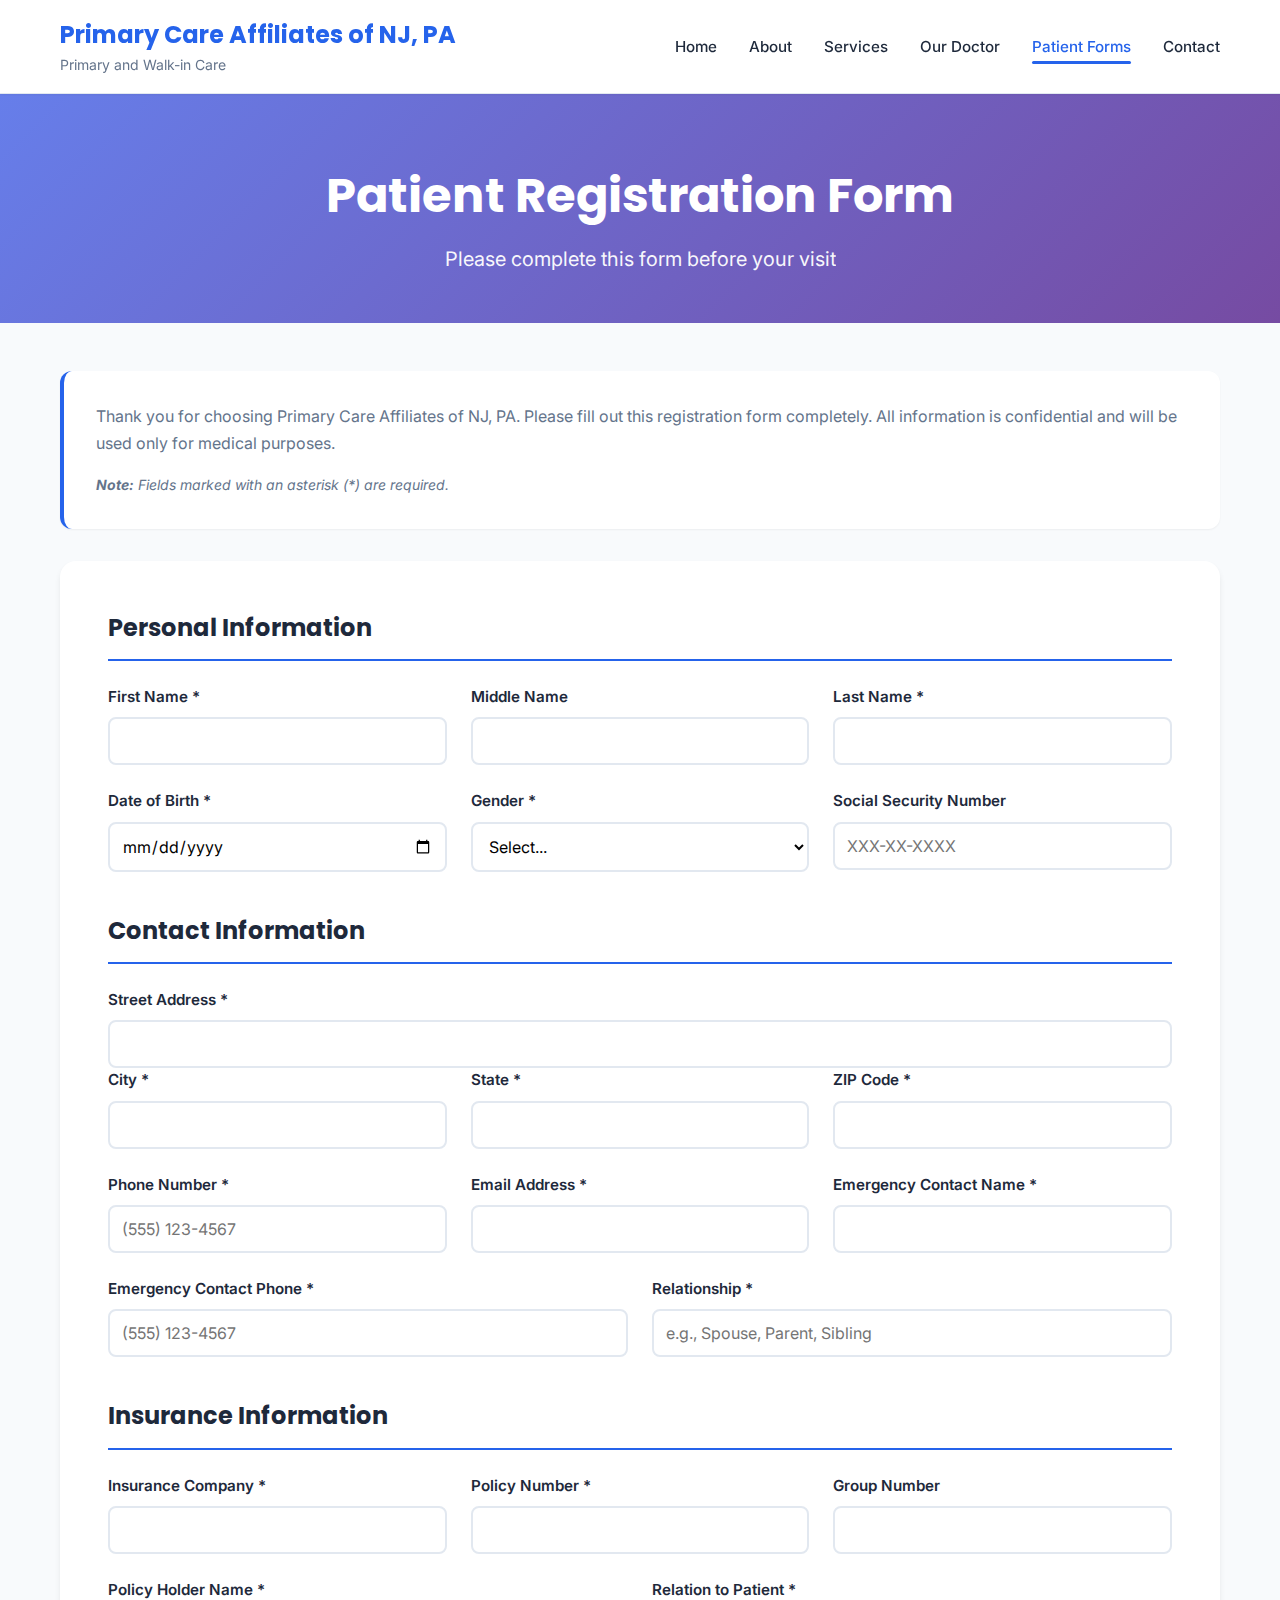
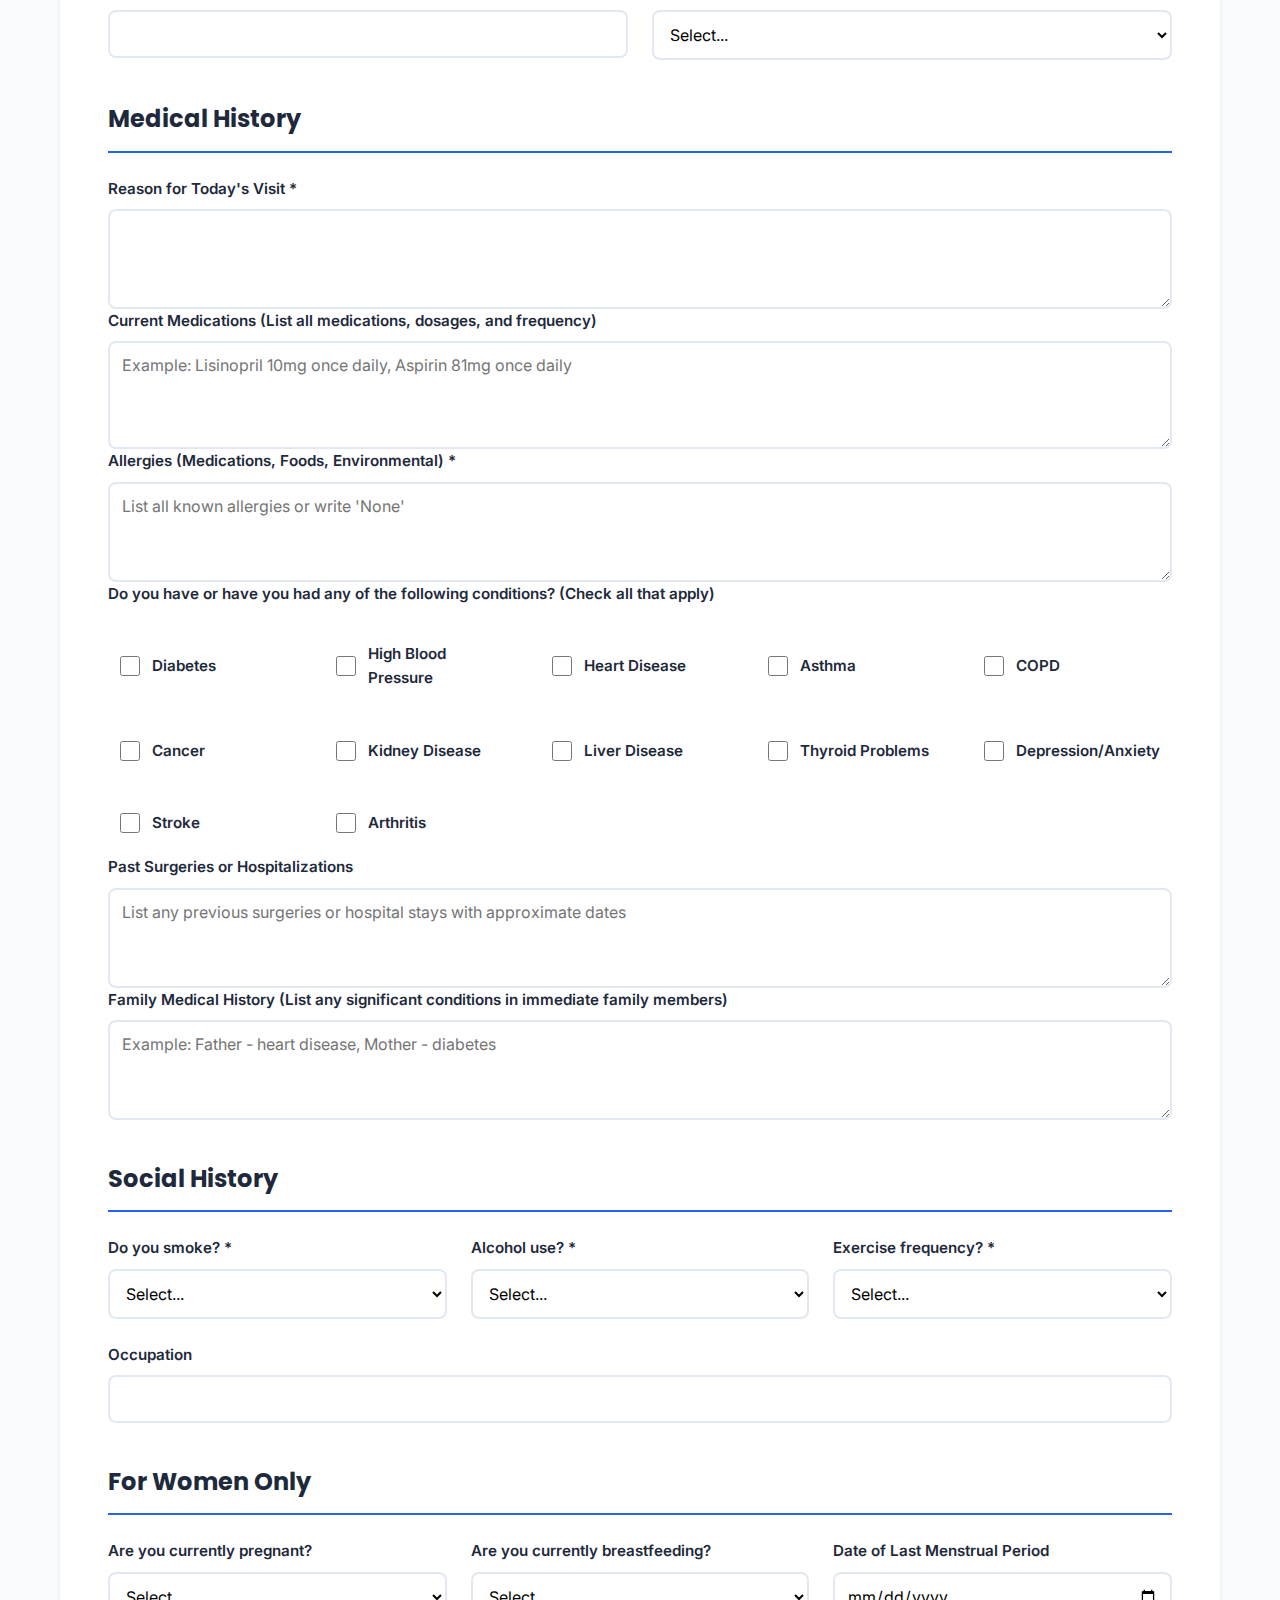
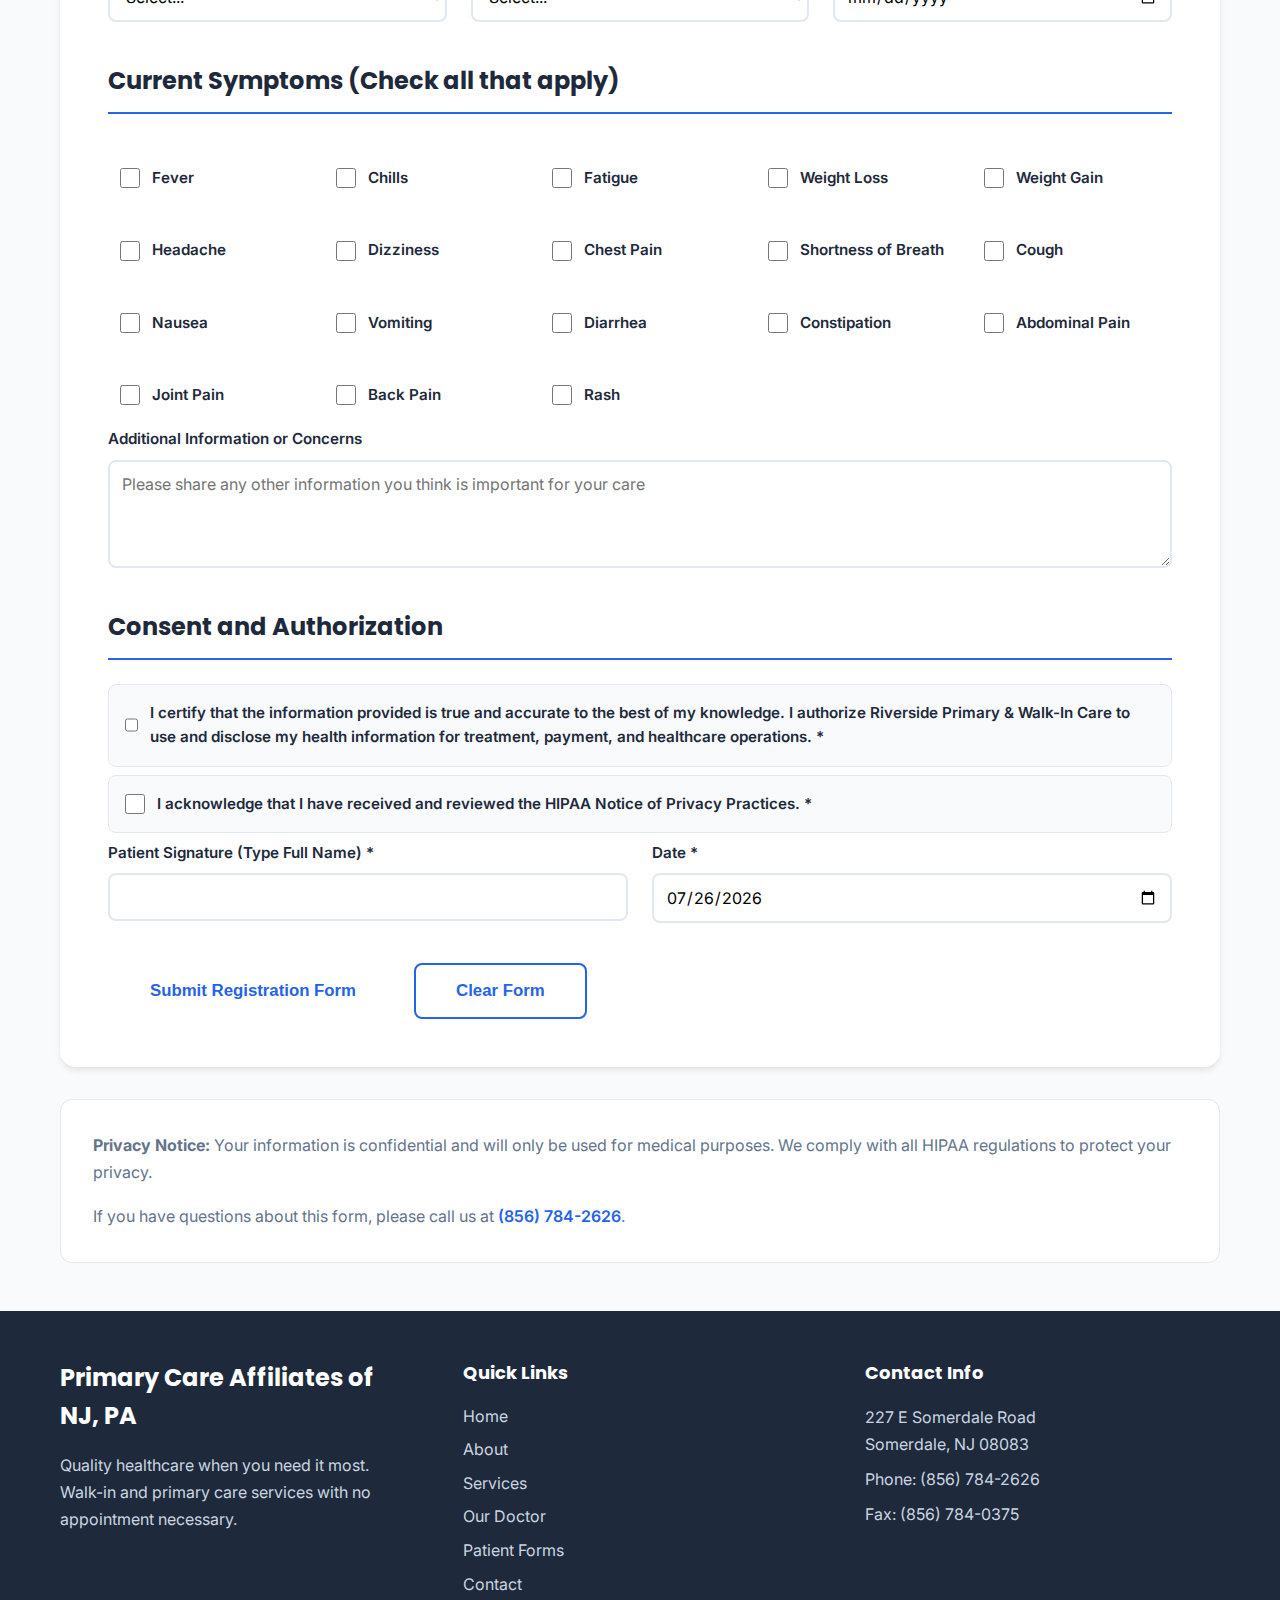
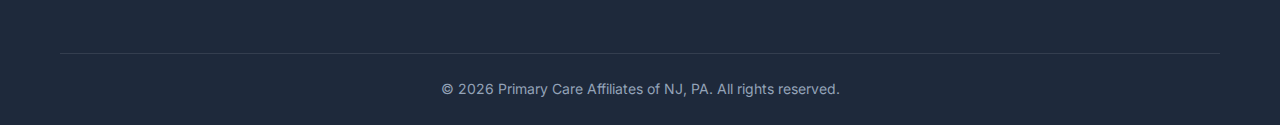
<file: patient-forms.html>
<!DOCTYPE html>
<html lang="en">
<head>
    <meta charset="UTF-8">
    <meta name="viewport" content="width=device-width, initial-scale=1.0">
    <title>Patient Registration Form - Primary Care Affiliates of NJ, PA</title>
    <link rel="stylesheet" href="styles.css">
    <link rel="preconnect" href="https://fonts.googleapis.com">
    <link rel="preconnect" href="https://fonts.gstatic.com" crossorigin>
    <link href="https://fonts.googleapis.com/css2?family=Inter:wght@300;400;500;600;700&family=Poppins:wght@400;600;700&display=swap" rel="stylesheet">
</head>
<body>
    <!-- Navigation -->
    <nav class="navbar">
        <div class="container">
            <div class="nav-wrapper">
                <div class="logo">
                    <h2>Primary Care Affiliates of NJ, PA</h2>
                    <p class="tagline">Primary and Walk-in Care</p>
                </div>
                <ul class="nav-links">
                    <li><a href="index.html">Home</a></li>
                    <li><a href="about.html">About</a></li>
                    <li><a href="services.html">Services</a></li>
                    <li><a href="physician.html">Our Doctor</a></li>
                    <li><a href="patient-forms.html" class="active">Patient Forms</a></li>
                    <li><a href="contact.html">Contact</a></li>
                </ul>
                <button class="mobile-menu-btn" aria-label="Toggle menu">
                    <span></span>
                    <span></span>
                    <span></span>
                </button>
            </div>
        </div>
    </nav>

    <!-- Page Header -->
    <section class="page-header">
        <div class="container">
            <h1>Patient Registration Form</h1>
            <p>Please complete this form before your visit</p>
        </div>
    </section>

    <!-- Form Section -->
    <section class="form-section">
        <div class="container">
            <div class="form-intro">
                <p>Thank you for choosing Primary Care Affiliates of NJ, PA. Please fill out this registration form completely. All information is confidential and will be used only for medical purposes.</p>
                <p class="note"><strong>Note:</strong> Fields marked with an asterisk (*) are required.</p>
            </div>

            <form id="patientForm" class="patient-form">
                <!-- Personal Information -->
                <div class="form-section-header">
                    <h2>Personal Information</h2>
                </div>

                <div class="form-grid">
                    <div class="form-group">
                        <label for="firstName">First Name *</label>
                        <input type="text" id="firstName" name="firstName" required>
                    </div>
                    <div class="form-group">
                        <label for="middleName">Middle Name</label>
                        <input type="text" id="middleName" name="middleName">
                    </div>
                    <div class="form-group">
                        <label for="lastName">Last Name *</label>
                        <input type="text" id="lastName" name="lastName" required>
                    </div>
                </div>

                <div class="form-grid">
                    <div class="form-group">
                        <label for="dob">Date of Birth *</label>
                        <input type="date" id="dob" name="dob" required>
                    </div>
                    <div class="form-group">
                        <label for="gender">Gender *</label>
                        <select id="gender" name="gender" required>
                            <option value="">Select...</option>
                            <option value="male">Male</option>
                            <option value="female">Female</option>
                            <option value="other">Other</option>
                            <option value="prefer-not-to-say">Prefer not to say</option>
                        </select>
                    </div>
                    <div class="form-group">
                        <label for="ssn">Social Security Number</label>
                        <input type="text" id="ssn" name="ssn" placeholder="XXX-XX-XXXX">
                    </div>
                </div>

                <!-- Contact Information -->
                <div class="form-section-header">
                    <h2>Contact Information</h2>
                </div>

                <div class="form-group full-width">
                    <label for="address">Street Address *</label>
                    <input type="text" id="address" name="address" required>
                </div>

                <div class="form-grid">
                    <div class="form-group">
                        <label for="city">City *</label>
                        <input type="text" id="city" name="city" required>
                    </div>
                    <div class="form-group">
                        <label for="state">State *</label>
                        <input type="text" id="state" name="state" required>
                    </div>
                    <div class="form-group">
                        <label for="zip">ZIP Code *</label>
                        <input type="text" id="zip" name="zip" required>
                    </div>
                </div>

                <div class="form-grid">
                    <div class="form-group">
                        <label for="phone">Phone Number *</label>
                        <input type="tel" id="phone" name="phone" placeholder="(555) 123-4567" required>
                    </div>
                    <div class="form-group">
                        <label for="email">Email Address *</label>
                        <input type="email" id="email" name="email" required>
                    </div>
                    <div class="form-group">
                        <label for="emergencyContact">Emergency Contact Name *</label>
                        <input type="text" id="emergencyContact" name="emergencyContact" required>
                    </div>
                </div>

                <div class="form-grid">
                    <div class="form-group">
                        <label for="emergencyPhone">Emergency Contact Phone *</label>
                        <input type="tel" id="emergencyPhone" name="emergencyPhone" placeholder="(555) 123-4567" required>
                    </div>
                    <div class="form-group">
                        <label for="emergencyRelation">Relationship *</label>
                        <input type="text" id="emergencyRelation" name="emergencyRelation" placeholder="e.g., Spouse, Parent, Sibling" required>
                    </div>
                </div>

                <!-- Insurance Information -->
                <div class="form-section-header">
                    <h2>Insurance Information</h2>
                </div>

                <div class="form-grid">
                    <div class="form-group">
                        <label for="insuranceCompany">Insurance Company *</label>
                        <input type="text" id="insuranceCompany" name="insuranceCompany" required>
                    </div>
                    <div class="form-group">
                        <label for="policyNumber">Policy Number *</label>
                        <input type="text" id="policyNumber" name="policyNumber" required>
                    </div>
                    <div class="form-group">
                        <label for="groupNumber">Group Number</label>
                        <input type="text" id="groupNumber" name="groupNumber">
                    </div>
                </div>

                <div class="form-grid">
                    <div class="form-group">
                        <label for="policyHolder">Policy Holder Name *</label>
                        <input type="text" id="policyHolder" name="policyHolder" required>
                    </div>
                    <div class="form-group">
                        <label for="relationToPatient">Relation to Patient *</label>
                        <select id="relationToPatient" name="relationToPatient" required>
                            <option value="">Select...</option>
                            <option value="self">Self</option>
                            <option value="spouse">Spouse</option>
                            <option value="parent">Parent</option>
                            <option value="child">Child</option>
                            <option value="other">Other</option>
                        </select>
                    </div>
                </div>

                <!-- Medical History -->
                <div class="form-section-header">
                    <h2>Medical History</h2>
                </div>

                <div class="form-group full-width">
                    <label for="reasonForVisit">Reason for Today's Visit *</label>
                    <textarea id="reasonForVisit" name="reasonForVisit" rows="3" required></textarea>
                </div>

                <div class="form-group full-width">
                    <label for="currentMedications">Current Medications (List all medications, dosages, and frequency)</label>
                    <textarea id="currentMedications" name="currentMedications" rows="4" placeholder="Example: Lisinopril 10mg once daily, Aspirin 81mg once daily"></textarea>
                </div>

                <div class="form-group full-width">
                    <label for="allergies">Allergies (Medications, Foods, Environmental) *</label>
                    <textarea id="allergies" name="allergies" rows="3" placeholder="List all known allergies or write 'None'" required></textarea>
                </div>

                <div class="form-group full-width">
                    <label>Do you have or have you had any of the following conditions? (Check all that apply)</label>
                    <div class="checkbox-grid">
                        <label class="checkbox-label">
                            <input type="checkbox" name="conditions" value="diabetes">
                            <span>Diabetes</span>
                        </label>
                        <label class="checkbox-label">
                            <input type="checkbox" name="conditions" value="hypertension">
                            <span>High Blood Pressure</span>
                        </label>
                        <label class="checkbox-label">
                            <input type="checkbox" name="conditions" value="heart-disease">
                            <span>Heart Disease</span>
                        </label>
                        <label class="checkbox-label">
                            <input type="checkbox" name="conditions" value="asthma">
                            <span>Asthma</span>
                        </label>
                        <label class="checkbox-label">
                            <input type="checkbox" name="conditions" value="copd">
                            <span>COPD</span>
                        </label>
                        <label class="checkbox-label">
                            <input type="checkbox" name="conditions" value="cancer">
                            <span>Cancer</span>
                        </label>
                        <label class="checkbox-label">
                            <input type="checkbox" name="conditions" value="kidney-disease">
                            <span>Kidney Disease</span>
                        </label>
                        <label class="checkbox-label">
                            <input type="checkbox" name="conditions" value="liver-disease">
                            <span>Liver Disease</span>
                        </label>
                        <label class="checkbox-label">
                            <input type="checkbox" name="conditions" value="thyroid">
                            <span>Thyroid Problems</span>
                        </label>
                        <label class="checkbox-label">
                            <input type="checkbox" name="conditions" value="depression">
                            <span>Depression/Anxiety</span>
                        </label>
                        <label class="checkbox-label">
                            <input type="checkbox" name="conditions" value="stroke">
                            <span>Stroke</span>
                        </label>
                        <label class="checkbox-label">
                            <input type="checkbox" name="conditions" value="arthritis">
                            <span>Arthritis</span>
                        </label>
                    </div>
                </div>

                <div class="form-group full-width">
                    <label for="pastSurgeries">Past Surgeries or Hospitalizations</label>
                    <textarea id="pastSurgeries" name="pastSurgeries" rows="3" placeholder="List any previous surgeries or hospital stays with approximate dates"></textarea>
                </div>

                <div class="form-group full-width">
                    <label for="familyHistory">Family Medical History (List any significant conditions in immediate family members)</label>
                    <textarea id="familyHistory" name="familyHistory" rows="3" placeholder="Example: Father - heart disease, Mother - diabetes"></textarea>
                </div>

                <!-- Social History -->
                <div class="form-section-header">
                    <h2>Social History</h2>
                </div>

                <div class="form-grid">
                    <div class="form-group">
                        <label for="smoking">Do you smoke? *</label>
                        <select id="smoking" name="smoking" required>
                            <option value="">Select...</option>
                            <option value="never">Never</option>
                            <option value="former">Former smoker</option>
                            <option value="current">Current smoker</option>
                        </select>
                    </div>
                    <div class="form-group">
                        <label for="alcohol">Alcohol use? *</label>
                        <select id="alcohol" name="alcohol" required>
                            <option value="">Select...</option>
                            <option value="none">None</option>
                            <option value="occasional">Occasional</option>
                            <option value="moderate">Moderate</option>
                            <option value="heavy">Heavy</option>
                        </select>
                    </div>
                    <div class="form-group">
                        <label for="exercise">Exercise frequency? *</label>
                        <select id="exercise" name="exercise" required>
                            <option value="">Select...</option>
                            <option value="none">None</option>
                            <option value="1-2">1-2 times/week</option>
                            <option value="3-4">3-4 times/week</option>
                            <option value="5+">5+ times/week</option>
                        </select>
                    </div>
                </div>

                <div class="form-group full-width">
                    <label for="occupation">Occupation</label>
                    <input type="text" id="occupation" name="occupation">
                </div>

                <!-- For Women Only -->
                <div class="form-section-header">
                    <h2>For Women Only</h2>
                </div>

                <div class="form-grid">
                    <div class="form-group">
                        <label for="pregnant">Are you currently pregnant?</label>
                        <select id="pregnant" name="pregnant">
                            <option value="">Select...</option>
                            <option value="yes">Yes</option>
                            <option value="no">No</option>
                            <option value="not-sure">Not sure</option>
                            <option value="n/a">N/A</option>
                        </select>
                    </div>
                    <div class="form-group">
                        <label for="breastfeeding">Are you currently breastfeeding?</label>
                        <select id="breastfeeding" name="breastfeeding">
                            <option value="">Select...</option>
                            <option value="yes">Yes</option>
                            <option value="no">No</option>
                            <option value="n/a">N/A</option>
                        </select>
                    </div>
                    <div class="form-group">
                        <label for="lastMenstrual">Date of Last Menstrual Period</label>
                        <input type="date" id="lastMenstrual" name="lastMenstrual">
                    </div>
                </div>

                <!-- Review of Systems -->
                <div class="form-section-header">
                    <h2>Current Symptoms (Check all that apply)</h2>
                </div>

                <div class="form-group full-width">
                    <div class="checkbox-grid">
                        <label class="checkbox-label">
                            <input type="checkbox" name="symptoms" value="fever">
                            <span>Fever</span>
                        </label>
                        <label class="checkbox-label">
                            <input type="checkbox" name="symptoms" value="chills">
                            <span>Chills</span>
                        </label>
                        <label class="checkbox-label">
                            <input type="checkbox" name="symptoms" value="fatigue">
                            <span>Fatigue</span>
                        </label>
                        <label class="checkbox-label">
                            <input type="checkbox" name="symptoms" value="weight-loss">
                            <span>Weight Loss</span>
                        </label>
                        <label class="checkbox-label">
                            <input type="checkbox" name="symptoms" value="weight-gain">
                            <span>Weight Gain</span>
                        </label>
                        <label class="checkbox-label">
                            <input type="checkbox" name="symptoms" value="headache">
                            <span>Headache</span>
                        </label>
                        <label class="checkbox-label">
                            <input type="checkbox" name="symptoms" value="dizziness">
                            <span>Dizziness</span>
                        </label>
                        <label class="checkbox-label">
                            <input type="checkbox" name="symptoms" value="chest-pain">
                            <span>Chest Pain</span>
                        </label>
                        <label class="checkbox-label">
                            <input type="checkbox" name="symptoms" value="shortness-breath">
                            <span>Shortness of Breath</span>
                        </label>
                        <label class="checkbox-label">
                            <input type="checkbox" name="symptoms" value="cough">
                            <span>Cough</span>
                        </label>
                        <label class="checkbox-label">
                            <input type="checkbox" name="symptoms" value="nausea">
                            <span>Nausea</span>
                        </label>
                        <label class="checkbox-label">
                            <input type="checkbox" name="symptoms" value="vomiting">
                            <span>Vomiting</span>
                        </label>
                        <label class="checkbox-label">
                            <input type="checkbox" name="symptoms" value="diarrhea">
                            <span>Diarrhea</span>
                        </label>
                        <label class="checkbox-label">
                            <input type="checkbox" name="symptoms" value="constipation">
                            <span>Constipation</span>
                        </label>
                        <label class="checkbox-label">
                            <input type="checkbox" name="symptoms" value="abdominal-pain">
                            <span>Abdominal Pain</span>
                        </label>
                        <label class="checkbox-label">
                            <input type="checkbox" name="symptoms" value="joint-pain">
                            <span>Joint Pain</span>
                        </label>
                        <label class="checkbox-label">
                            <input type="checkbox" name="symptoms" value="back-pain">
                            <span>Back Pain</span>
                        </label>
                        <label class="checkbox-label">
                            <input type="checkbox" name="symptoms" value="rash">
                            <span>Rash</span>
                        </label>
                    </div>
                </div>

                <div class="form-group full-width">
                    <label for="additionalInfo">Additional Information or Concerns</label>
                    <textarea id="additionalInfo" name="additionalInfo" rows="4" placeholder="Please share any other information you think is important for your care"></textarea>
                </div>

                <!-- Consent and Authorization -->
                <div class="form-section-header">
                    <h2>Consent and Authorization</h2>
                </div>

                <div class="form-group full-width">
                    <label class="checkbox-label consent-label">
                        <input type="checkbox" name="consent" required>
                        <span>I certify that the information provided is true and accurate to the best of my knowledge. I authorize Riverside Primary & Walk-In Care to use and disclose my health information for treatment, payment, and healthcare operations. *</span>
                    </label>
                </div>

                <div class="form-group full-width">
                    <label class="checkbox-label consent-label">
                        <input type="checkbox" name="hipaa" required>
                        <span>I acknowledge that I have received and reviewed the HIPAA Notice of Privacy Practices. *</span>
                    </label>
                </div>

                <div class="form-grid">
                    <div class="form-group">
                        <label for="signature">Patient Signature (Type Full Name) *</label>
                        <input type="text" id="signature" name="signature" required>
                    </div>
                    <div class="form-group">
                        <label for="signatureDate">Date *</label>
                        <input type="date" id="signatureDate" name="signatureDate" required>
                    </div>
                </div>

                <!-- Submit Button -->
                <div class="form-actions">
                    <button type="submit" class="btn btn-primary btn-large">Submit Registration Form</button>
                    <button type="reset" class="btn btn-outline btn-large">Clear Form</button>
                </div>
            </form>

            <div class="form-footer">
                <p><strong>Privacy Notice:</strong> Your information is confidential and will only be used for medical purposes. We comply with all HIPAA regulations to protect your privacy.</p>
                <p>If you have questions about this form, please call us at <a href="tel:856-784-2626">(856) 784-2626</a>.</p>
            </div>
        </div>
    </section>

    <!-- Footer -->
    <footer class="footer">
        <div class="container">
            <div class="footer-content">
                <div class="footer-section">
                    <h3>Primary Care Affiliates of NJ, PA</h3>
                    <p>Quality healthcare when you need it most. Walk-in and primary care services with no appointment necessary.</p>
                </div>
                <div class="footer-section">
                    <h4>Quick Links</h4>
                    <ul>
                        <li><a href="index.html">Home</a></li>
                        <li><a href="about.html">About</a></li>
                        <li><a href="services.html">Services</a></li>
                        <li><a href="physician.html">Our Doctor</a></li>
                        <li><a href="patient-forms.html">Patient Forms</a></li>
                        <li><a href="contact.html">Contact</a></li>
                    </ul>
                </div>
                <div class="footer-section">
                    <h4>Contact Info</h4>
                    <p>227 E Somerdale Road<br>Somerdale, NJ 08083</p>
                    <p>Phone: <a href="tel:856-784-2626">(856) 784-2626</a></p>
                    <p>Fax: (856) 784-0375</p>
                </div>
            </div>
            <div class="footer-bottom">
                <p>&copy; 2025 Primary Care Affiliates of NJ, PA. All rights reserved.</p>
            </div>
        </div>
    </footer>

    <script src="script.js"></script>
    <script src="form-handler.js"></script>
</body>
</html>
</file>
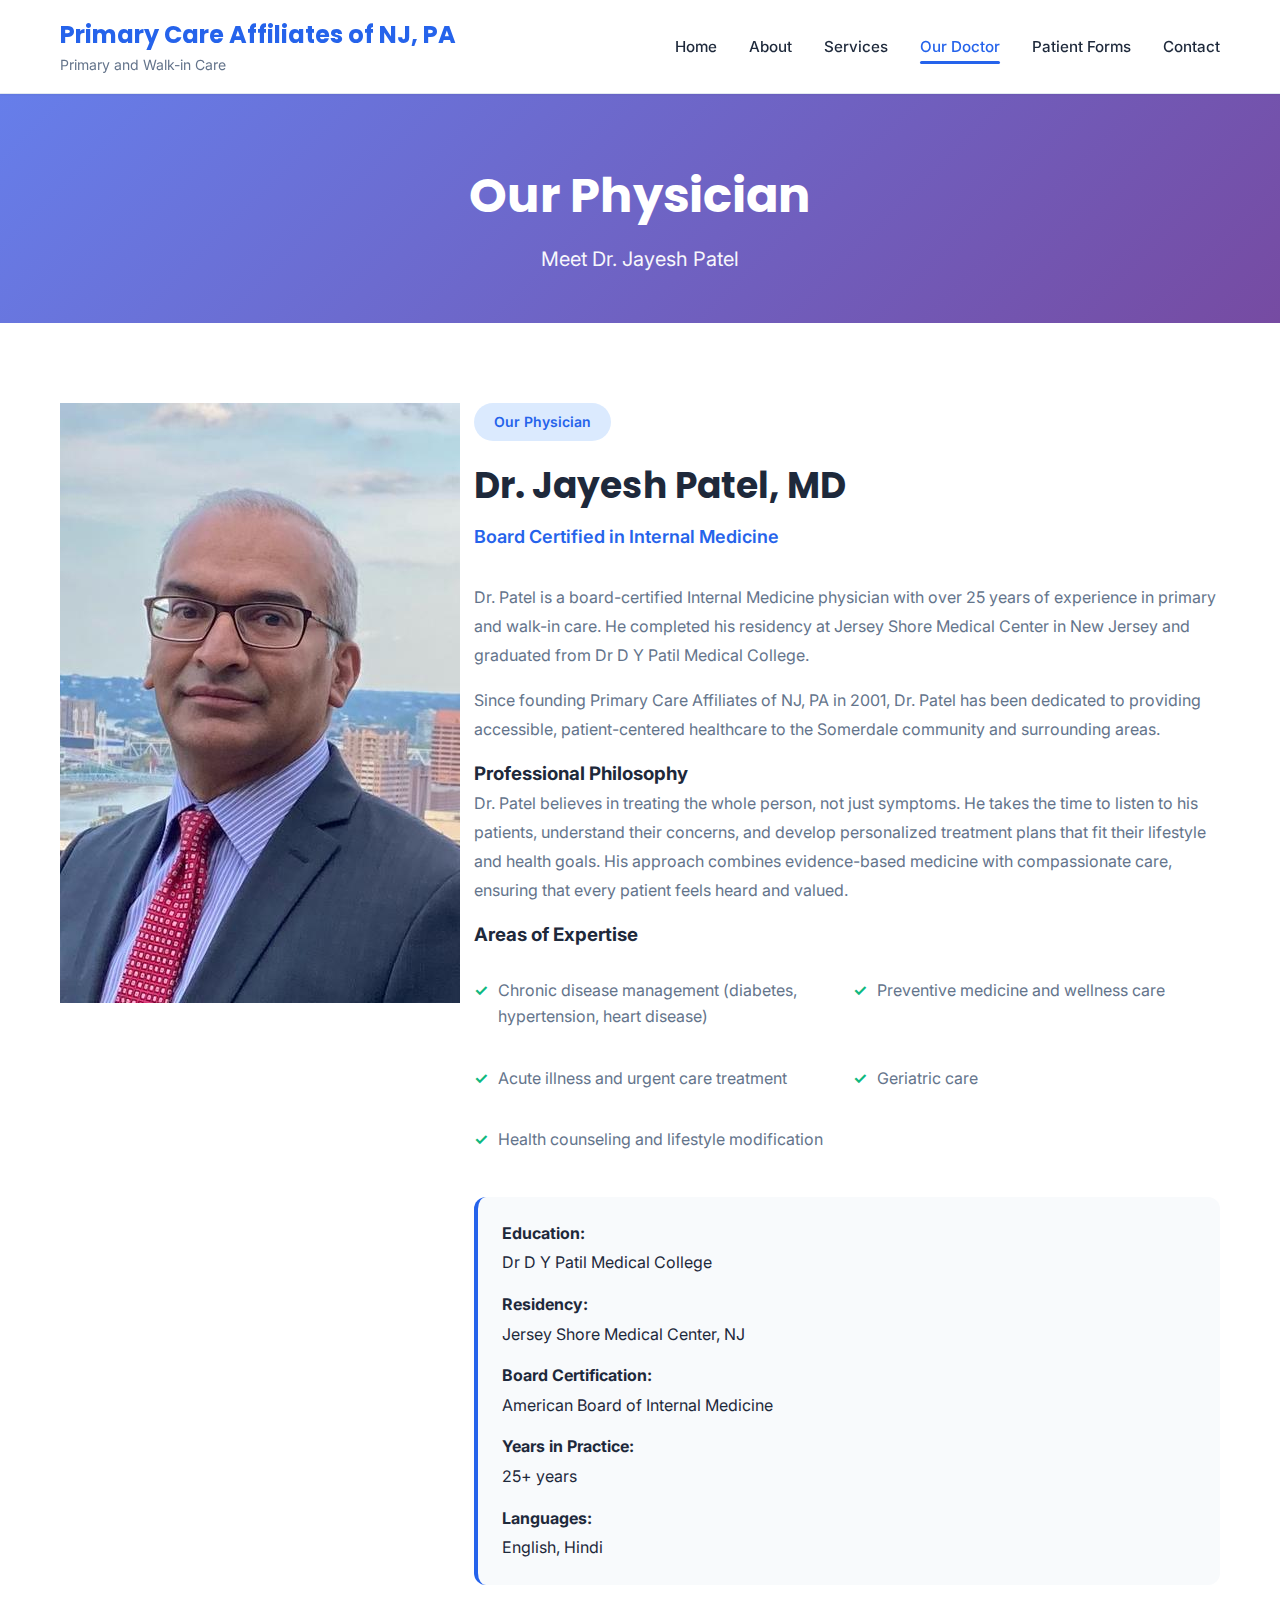
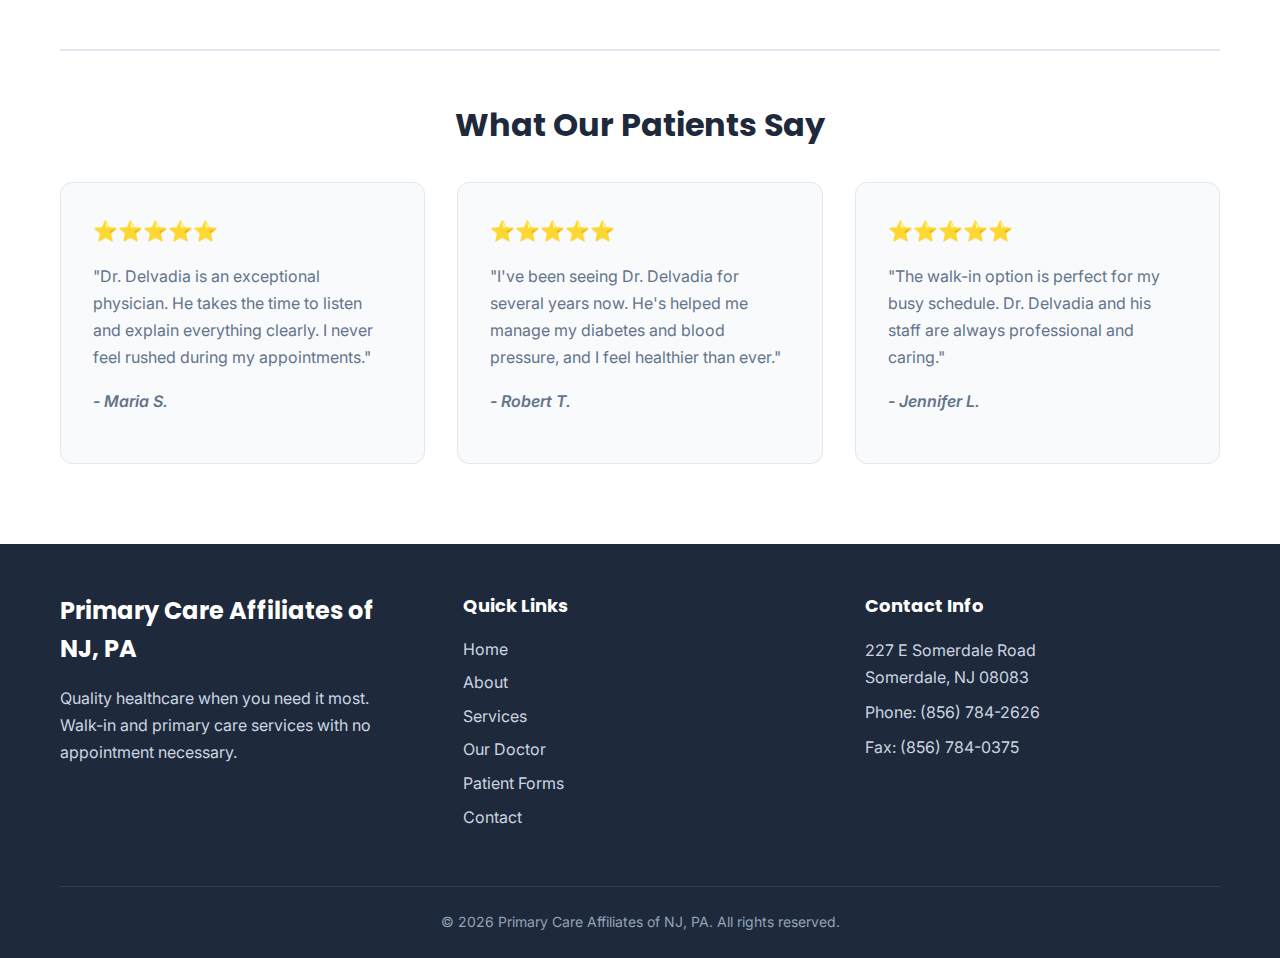
<file: physician.html>
<!DOCTYPE html>
<html lang="en">
<head>
    <meta charset="UTF-8">
    <meta name="viewport" content="width=device-width, initial-scale=1.0">
    <title>Our Physician - Primary Care Affiliates of NJ, PA</title>
    <link rel="stylesheet" href="styles.css">
    <link rel="preconnect" href="https://fonts.googleapis.com">
    <link rel="preconnect" href="https://fonts.gstatic.com" crossorigin>
    <link href="https://fonts.googleapis.com/css2?family=Inter:wght@300;400;500;600;700&family=Poppins:wght@400;600;700&display=swap" rel="stylesheet">
</head>
<body>
    <!-- Navigation -->
    <nav class="navbar">
        <div class="container">
            <div class="nav-wrapper">
                <div class="logo">
                    <h2>Primary Care Affiliates of NJ, PA</h2>
                    <p class="tagline">Primary and Walk-in Care</p>
                </div>
                <ul class="nav-links">
                    <li><a href="index.html">Home</a></li>
                    <li><a href="about.html">About</a></li>
                    <li><a href="services.html">Services</a></li>
                    <li><a href="physician.html" class="active">Our Doctor</a></li>
                    <li><a href="patient-forms.html">Patient Forms</a></li>
                    <li><a href="contact.html">Contact</a></li>
                </ul>
                <button class="mobile-menu-btn" aria-label="Toggle menu">
                    <span></span>
                    <span></span>
                    <span></span>
                </button>
            </div>
        </div>
    </nav>

    <!-- Page Header -->
    <section class="page-header">
        <div class="container">
            <h1>Our Physician</h1>
            <p>Meet Dr. Jayesh Patel</p>
        </div>
    </section>

    <!-- Physician Section -->
    <section class="physician">
        <div class="container">
            <div class="physician-content">
                <div class="physician-image">
                    <img src="physician-photo.jpg" alt="Dr. Jayesh Patel, MD">
                </div>
                <div class="physician-info">
                    <span class="section-badge">Our Physician</span>
                    <h2>Dr. Jayesh Patel, MD</h2>
                    <p class="credential">Board Certified in Internal Medicine</p>
                    <div class="physician-bio">
                        <p>Dr. Patel is a board-certified Internal Medicine physician with over 25 years of experience in primary and walk-in care. He completed his residency at Jersey Shore Medical Center in New Jersey and graduated from Dr D Y Patil Medical College.</p>
                        
                        <p>Since founding Primary Care Affiliates of NJ, PA in 2001, Dr. Patel has been dedicated to providing accessible, patient-centered healthcare to the Somerdale community and surrounding areas.</p>

                        <h3>Professional Philosophy</h3>
                        <p>Dr. Patel believes in treating the whole person, not just symptoms. He takes the time to listen to his patients, understand their concerns, and develop personalized treatment plans that fit their lifestyle and health goals. His approach combines evidence-based medicine with compassionate care, ensuring that every patient feels heard and valued.</p>

                        <h3>Areas of Expertise</h3>
                        <ul class="expertise-list">
                            <li>Chronic disease management (diabetes, hypertension, heart disease)</li>
                            <li>Preventive medicine and wellness care</li>
                            <li>Acute illness and urgent care treatment</li>
                            <li>Geriatric care</li>
                            <li>Health counseling and lifestyle modification</li>
                        </ul>
                    </div>
                    <div class="credentials">
                        <div class="credential-item">
                            <strong>Education:</strong> Dr D Y Patil Medical College
                        </div>
                        <div class="credential-item">
                            <strong>Residency:</strong> Jersey Shore Medical Center, NJ
                        </div>
                        <div class="credential-item">
                            <strong>Board Certification:</strong> American Board of Internal Medicine
                        </div>
                        <div class="credential-item">
                            <strong>Years in Practice:</strong> 25+ years
                        </div>
                        <div class="credential-item">
                            <strong>Languages:</strong> English, Hindi
                        </div>
                    </div>
                </div>
            </div>

            <div class="testimonials-section">
                <h2>What Our Patients Say</h2>
                <div class="testimonials-grid">
                    <div class="testimonial-card">
                        <div class="stars">⭐⭐⭐⭐⭐</div>
                        <p>"Dr. Delvadia is an exceptional physician. He takes the time to listen and explain everything clearly. I never feel rushed during my appointments."</p>
                        <p class="patient-name">- Maria S.</p>
                    </div>
                    <div class="testimonial-card">
                        <div class="stars">⭐⭐⭐⭐⭐</div>
                        <p>"I've been seeing Dr. Delvadia for several years now. He's helped me manage my diabetes and blood pressure, and I feel healthier than ever."</p>
                        <p class="patient-name">- Robert T.</p>
                    </div>
                    <div class="testimonial-card">
                        <div class="stars">⭐⭐⭐⭐⭐</div>
                        <p>"The walk-in option is perfect for my busy schedule. Dr. Delvadia and his staff are always professional and caring."</p>
                        <p class="patient-name">- Jennifer L.</p>
                    </div>
                </div>
            </div>
        </div>
    </section>

    <!-- Footer -->
    <footer class="footer">
        <div class="container">
            <div class="footer-content">
                <div class="footer-section">
                    <h3>Primary Care Affiliates of NJ, PA</h3>
                    <p>Quality healthcare when you need it most. Walk-in and primary care services with no appointment necessary.</p>
                </div>
                <div class="footer-section">
                    <h4>Quick Links</h4>
                    <ul>
                        <li><a href="index.html">Home</a></li>
                        <li><a href="about.html">About</a></li>
                        <li><a href="services.html">Services</a></li>
                        <li><a href="physician.html">Our Doctor</a></li>
                        <li><a href="patient-forms.html">Patient Forms</a></li>
                        <li><a href="contact.html">Contact</a></li>
                    </ul>
                </div>
                <div class="footer-section">
                    <h4>Contact Info</h4>
                    <p>227 E Somerdale Road<br>Somerdale, NJ 08083</p>
                    <p>Phone: <a href="tel:856-784-2626">(856) 784-2626</a></p>
                    <p>Fax: (856) 784-0375</p>
                </div>
            </div>
            <div class="footer-bottom">
                <p>&copy; 2025 Primary Care Affiliates of NJ, PA. All rights reserved.</p>
            </div>
        </div>
    </footer>

    <script src="script.js"></script>
</body>
</html>
</file>
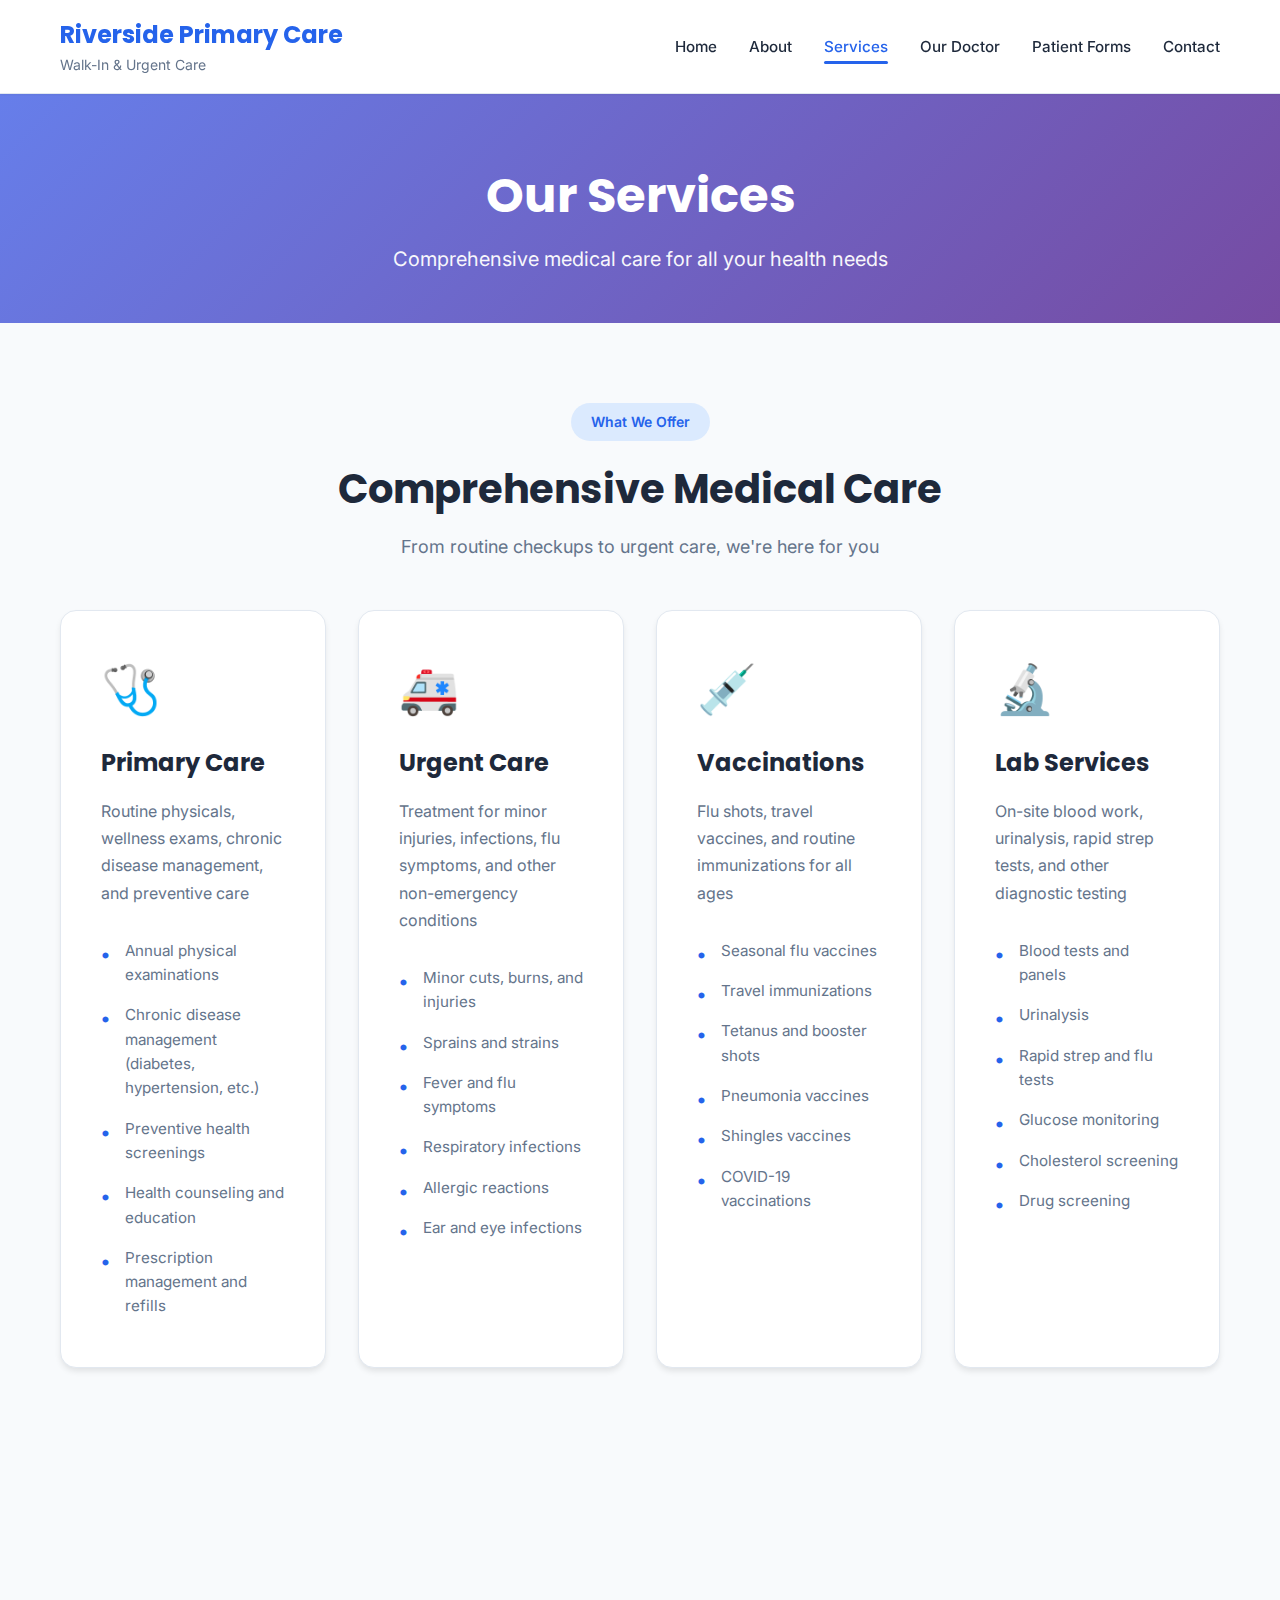
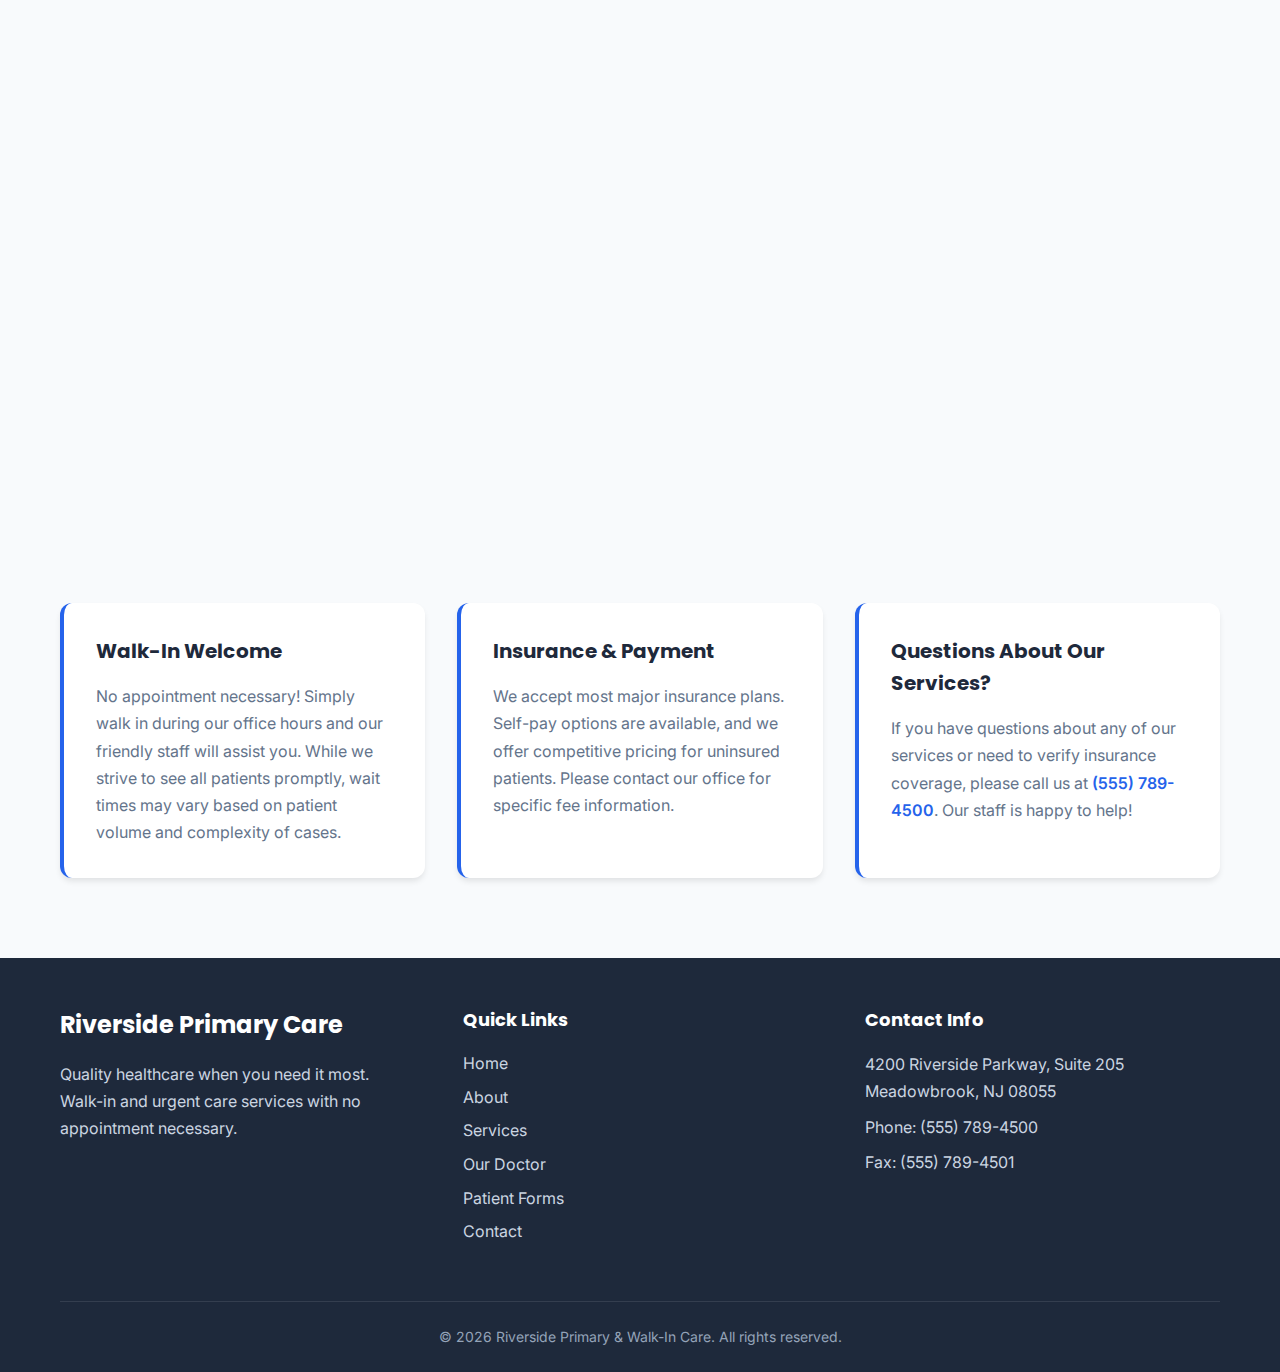
<file: services.html>
<!DOCTYPE html>
<html lang="en">
<head>
    <meta charset="UTF-8">
    <meta name="viewport" content="width=device-width, initial-scale=1.0">
    <title>Our Services - Riverside Primary & Walk-In Care</title>
    <link rel="stylesheet" href="styles.css">
    <link rel="preconnect" href="https://fonts.googleapis.com">
    <link rel="preconnect" href="https://fonts.gstatic.com" crossorigin>
    <link href="https://fonts.googleapis.com/css2?family=Inter:wght@300;400;500;600;700&family=Poppins:wght@400;600;700&display=swap" rel="stylesheet">
</head>
<body>
    <!-- Navigation -->
    <nav class="navbar">
        <div class="container">
            <div class="nav-wrapper">
                <div class="logo">
                    <h2>Riverside Primary Care</h2>
                    <p class="tagline">Walk-In & Urgent Care</p>
                </div>
                <ul class="nav-links">
                    <li><a href="index.html">Home</a></li>
                    <li><a href="about.html">About</a></li>
                    <li><a href="services.html" class="active">Services</a></li>
                    <li><a href="physician.html">Our Doctor</a></li>
                    <li><a href="patient-forms.html">Patient Forms</a></li>
                    <li><a href="contact.html">Contact</a></li>
                </ul>
                <button class="mobile-menu-btn" aria-label="Toggle menu">
                    <span></span>
                    <span></span>
                    <span></span>
                </button>
            </div>
        </div>
    </nav>

    <!-- Page Header -->
    <section class="page-header">
        <div class="container">
            <h1>Our Services</h1>
            <p>Comprehensive medical care for all your health needs</p>
        </div>
    </section>

    <!-- Services Section -->
    <section class="services">
        <div class="container">
            <div class="section-header">
                <span class="section-badge">What We Offer</span>
                <h2>Comprehensive Medical Care</h2>
                <p>From routine checkups to urgent care, we're here for you</p>
            </div>
            <div class="services-grid">
                <div class="service-card">
                    <div class="service-icon">🩺</div>
                    <h3>Primary Care</h3>
                    <p>Routine physicals, wellness exams, chronic disease management, and preventive care</p>
                    <ul class="service-details">
                        <li>Annual physical examinations</li>
                        <li>Chronic disease management (diabetes, hypertension, etc.)</li>
                        <li>Preventive health screenings</li>
                        <li>Health counseling and education</li>
                        <li>Prescription management and refills</li>
                    </ul>
                </div>
                <div class="service-card">
                    <div class="service-icon">🚑</div>
                    <h3>Urgent Care</h3>
                    <p>Treatment for minor injuries, infections, flu symptoms, and other non-emergency conditions</p>
                    <ul class="service-details">
                        <li>Minor cuts, burns, and injuries</li>
                        <li>Sprains and strains</li>
                        <li>Fever and flu symptoms</li>
                        <li>Respiratory infections</li>
                        <li>Allergic reactions</li>
                        <li>Ear and eye infections</li>
                    </ul>
                </div>
                <div class="service-card">
                    <div class="service-icon">💉</div>
                    <h3>Vaccinations</h3>
                    <p>Flu shots, travel vaccines, and routine immunizations for all ages</p>
                    <ul class="service-details">
                        <li>Seasonal flu vaccines</li>
                        <li>Travel immunizations</li>
                        <li>Tetanus and booster shots</li>
                        <li>Pneumonia vaccines</li>
                        <li>Shingles vaccines</li>
                        <li>COVID-19 vaccinations</li>
                    </ul>
                </div>
                <div class="service-card">
                    <div class="service-icon">🔬</div>
                    <h3>Lab Services</h3>
                    <p>On-site blood work, urinalysis, rapid strep tests, and other diagnostic testing</p>
                    <ul class="service-details">
                        <li>Blood tests and panels</li>
                        <li>Urinalysis</li>
                        <li>Rapid strep and flu tests</li>
                        <li>Glucose monitoring</li>
                        <li>Cholesterol screening</li>
                        <li>Drug screening</li>
                    </ul>
                </div>
                <div class="service-card">
                    <div class="service-icon">✈️</div>
                    <h3>Immigration Physicals</h3>
                    <p>Complete medical examinations and documentation for immigration purposes</p>
                    <ul class="service-details">
                        <li>USCIS Form I-693 completion</li>
                        <li>Required vaccinations</li>
                        <li>Medical history review</li>
                        <li>Physical examination</li>
                        <li>TB testing and screening</li>
                        <li>Documentation preparation</li>
                    </ul>
                </div>
                <div class="service-card">
                    <div class="service-icon">💻</div>
                    <h3>Telehealth Visits</h3>
                    <p>Virtual consultations for select conditions (check with your insurance for coverage)</p>
                    <ul class="service-details">
                        <li>Video consultations</li>
                        <li>Follow-up appointments</li>
                        <li>Medication management</li>
                        <li>Minor illness consultations</li>
                        <li>Lab result reviews</li>
                        <li>Health questions and concerns</li>
                    </ul>
                </div>
            </div>

            <div class="additional-info">
                <div class="info-box">
                    <h3>Walk-In Welcome</h3>
                    <p>No appointment necessary! Simply walk in during our office hours and our friendly staff will assist you. While we strive to see all patients promptly, wait times may vary based on patient volume and complexity of cases.</p>
                </div>
                <div class="info-box">
                    <h3>Insurance & Payment</h3>
                    <p>We accept most major insurance plans. Self-pay options are available, and we offer competitive pricing for uninsured patients. Please contact our office for specific fee information.</p>
                </div>
                <div class="info-box">
                    <h3>Questions About Our Services?</h3>
                    <p>If you have questions about any of our services or need to verify insurance coverage, please call us at <a href="tel:555-789-4500">(555) 789-4500</a>. Our staff is happy to help!</p>
                </div>
            </div>
        </div>
    </section>

    <!-- Footer -->
    <footer class="footer">
        <div class="container">
            <div class="footer-content">
                <div class="footer-section">
                    <h3>Riverside Primary Care</h3>
                    <p>Quality healthcare when you need it most. Walk-in and urgent care services with no appointment necessary.</p>
                </div>
                <div class="footer-section">
                    <h4>Quick Links</h4>
                    <ul>
                        <li><a href="index.html">Home</a></li>
                        <li><a href="about.html">About</a></li>
                        <li><a href="services.html">Services</a></li>
                        <li><a href="physician.html">Our Doctor</a></li>
                        <li><a href="patient-forms.html">Patient Forms</a></li>
                        <li><a href="contact.html">Contact</a></li>
                    </ul>
                </div>
                <div class="footer-section">
                    <h4>Contact Info</h4>
                    <p>4200 Riverside Parkway, Suite 205<br>Meadowbrook, NJ 08055</p>
                    <p>Phone: <a href="tel:555-789-4500">(555) 789-4500</a></p>
                    <p>Fax: (555) 789-4501</p>
                </div>
            </div>
            <div class="footer-bottom">
                <p>&copy; 2025 Riverside Primary & Walk-In Care. All rights reserved.</p>
            </div>
        </div>
    </footer>

    <script src="script.js"></script>
</body>
</html>
</file>
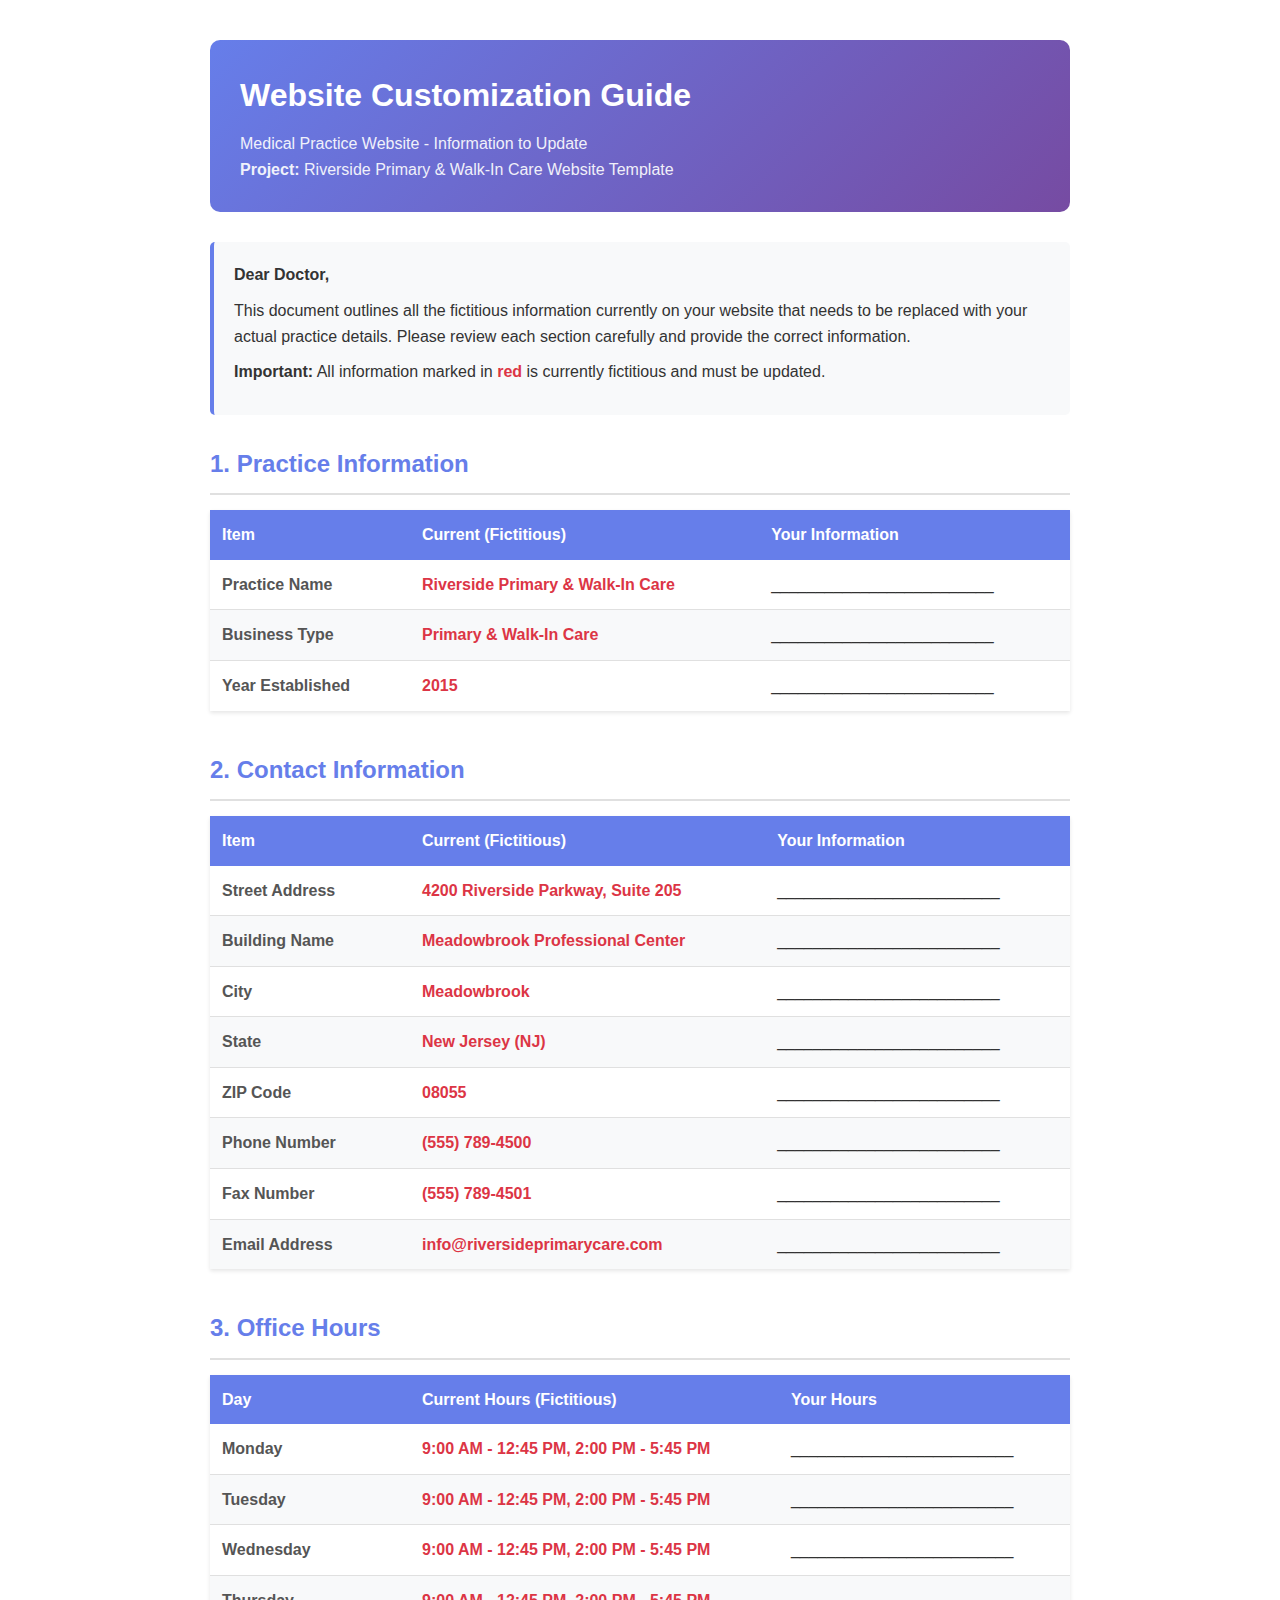
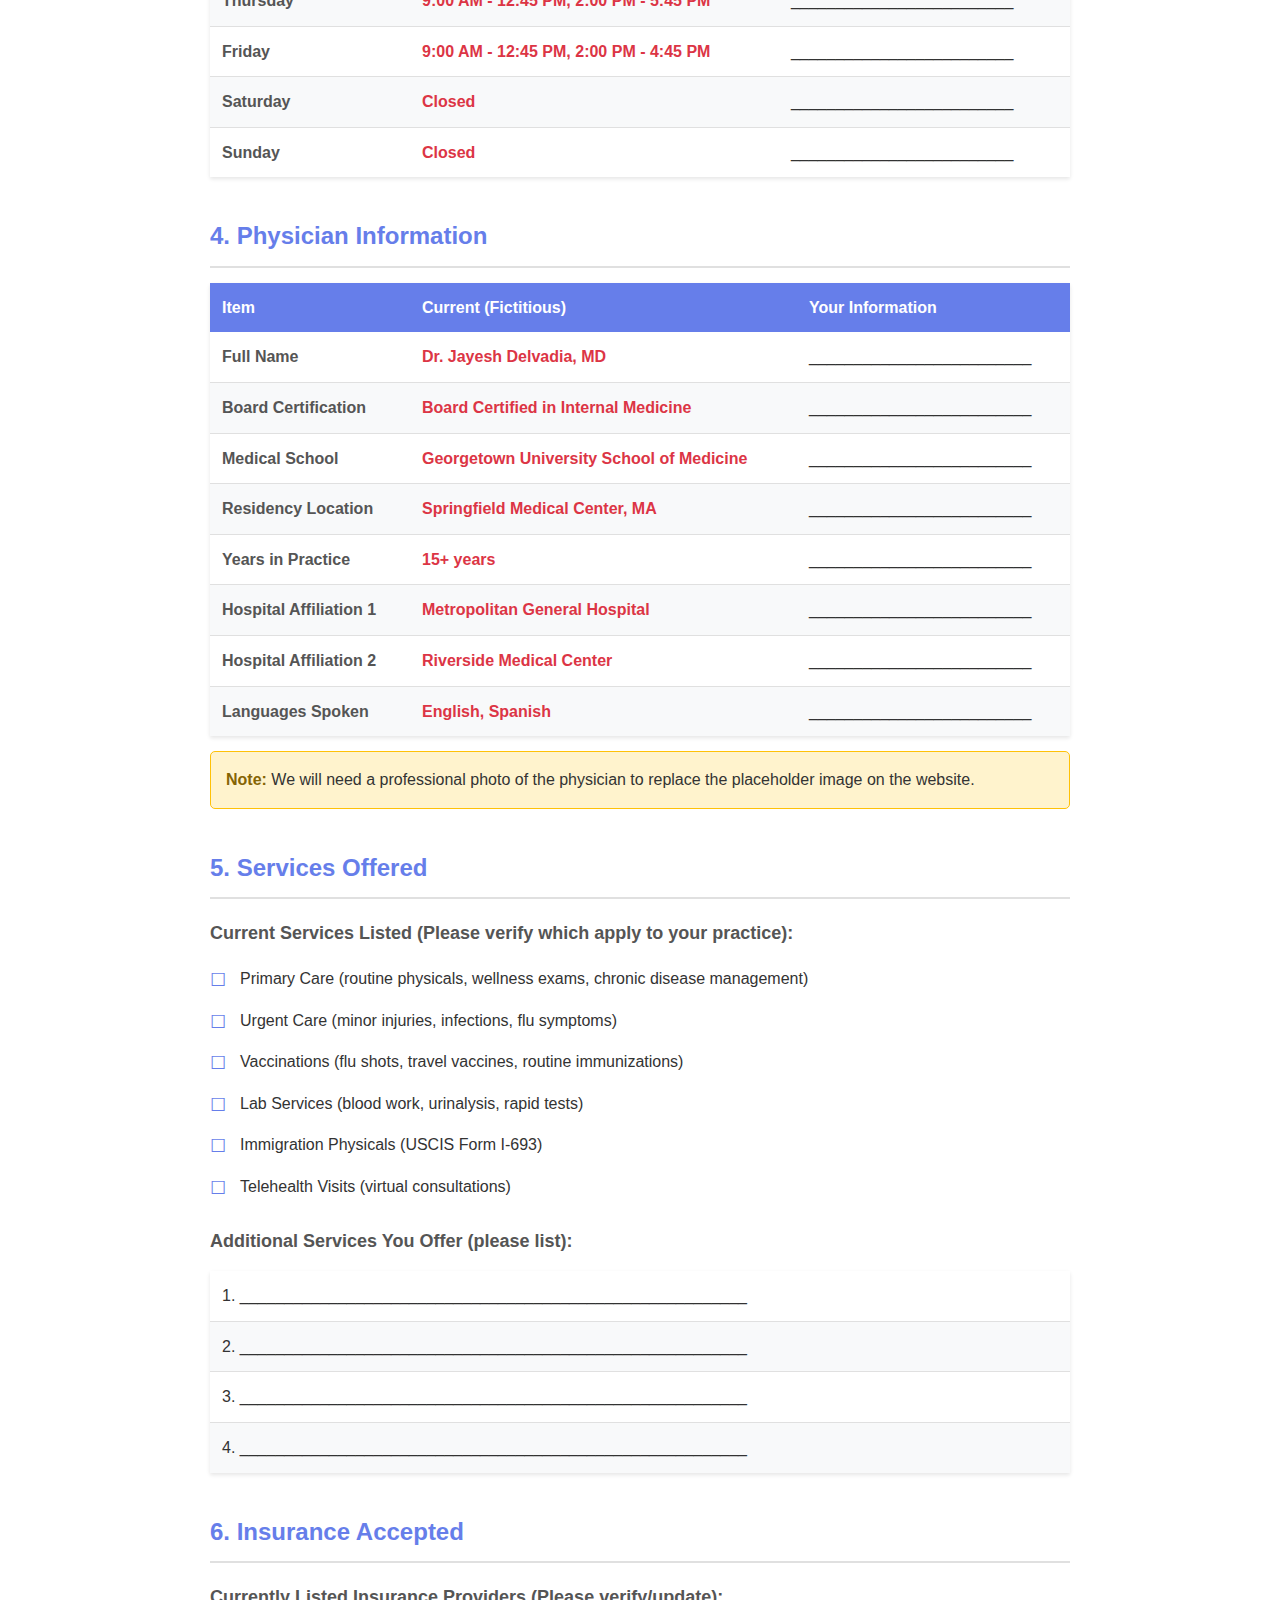
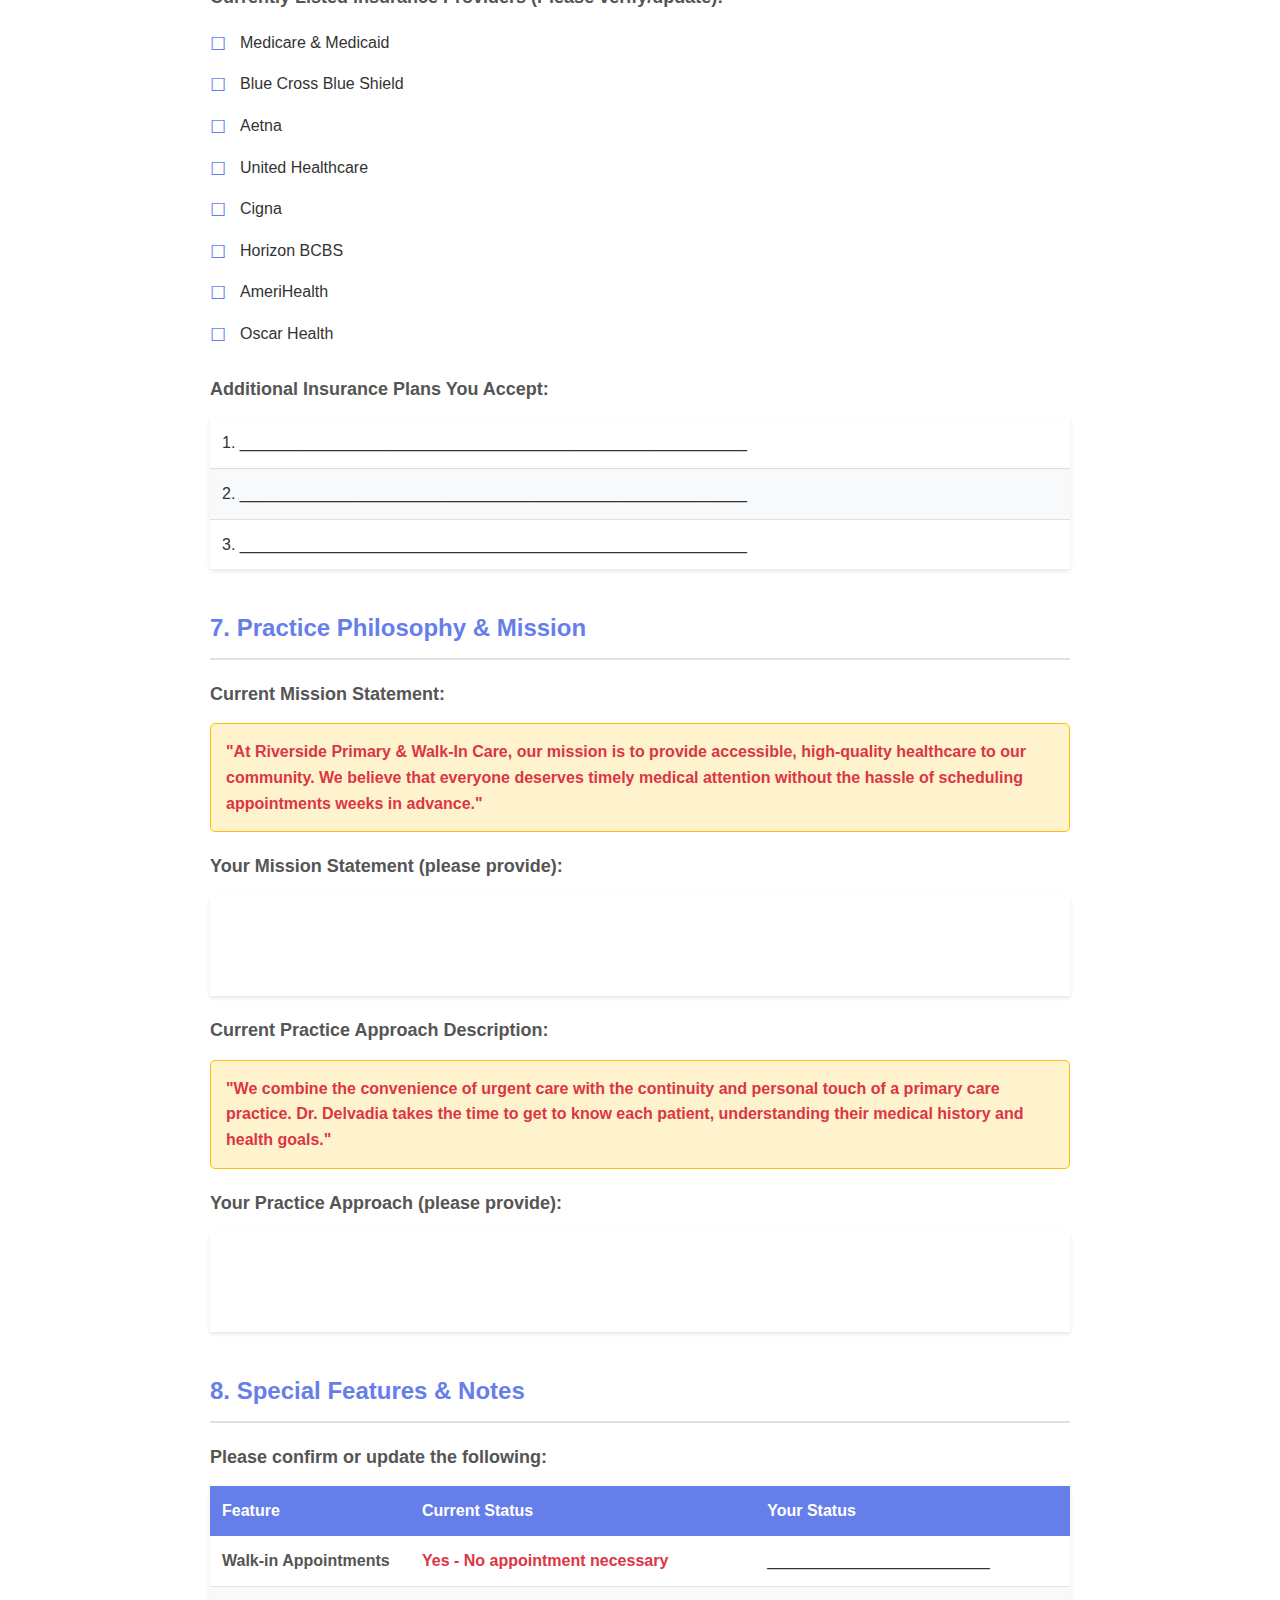
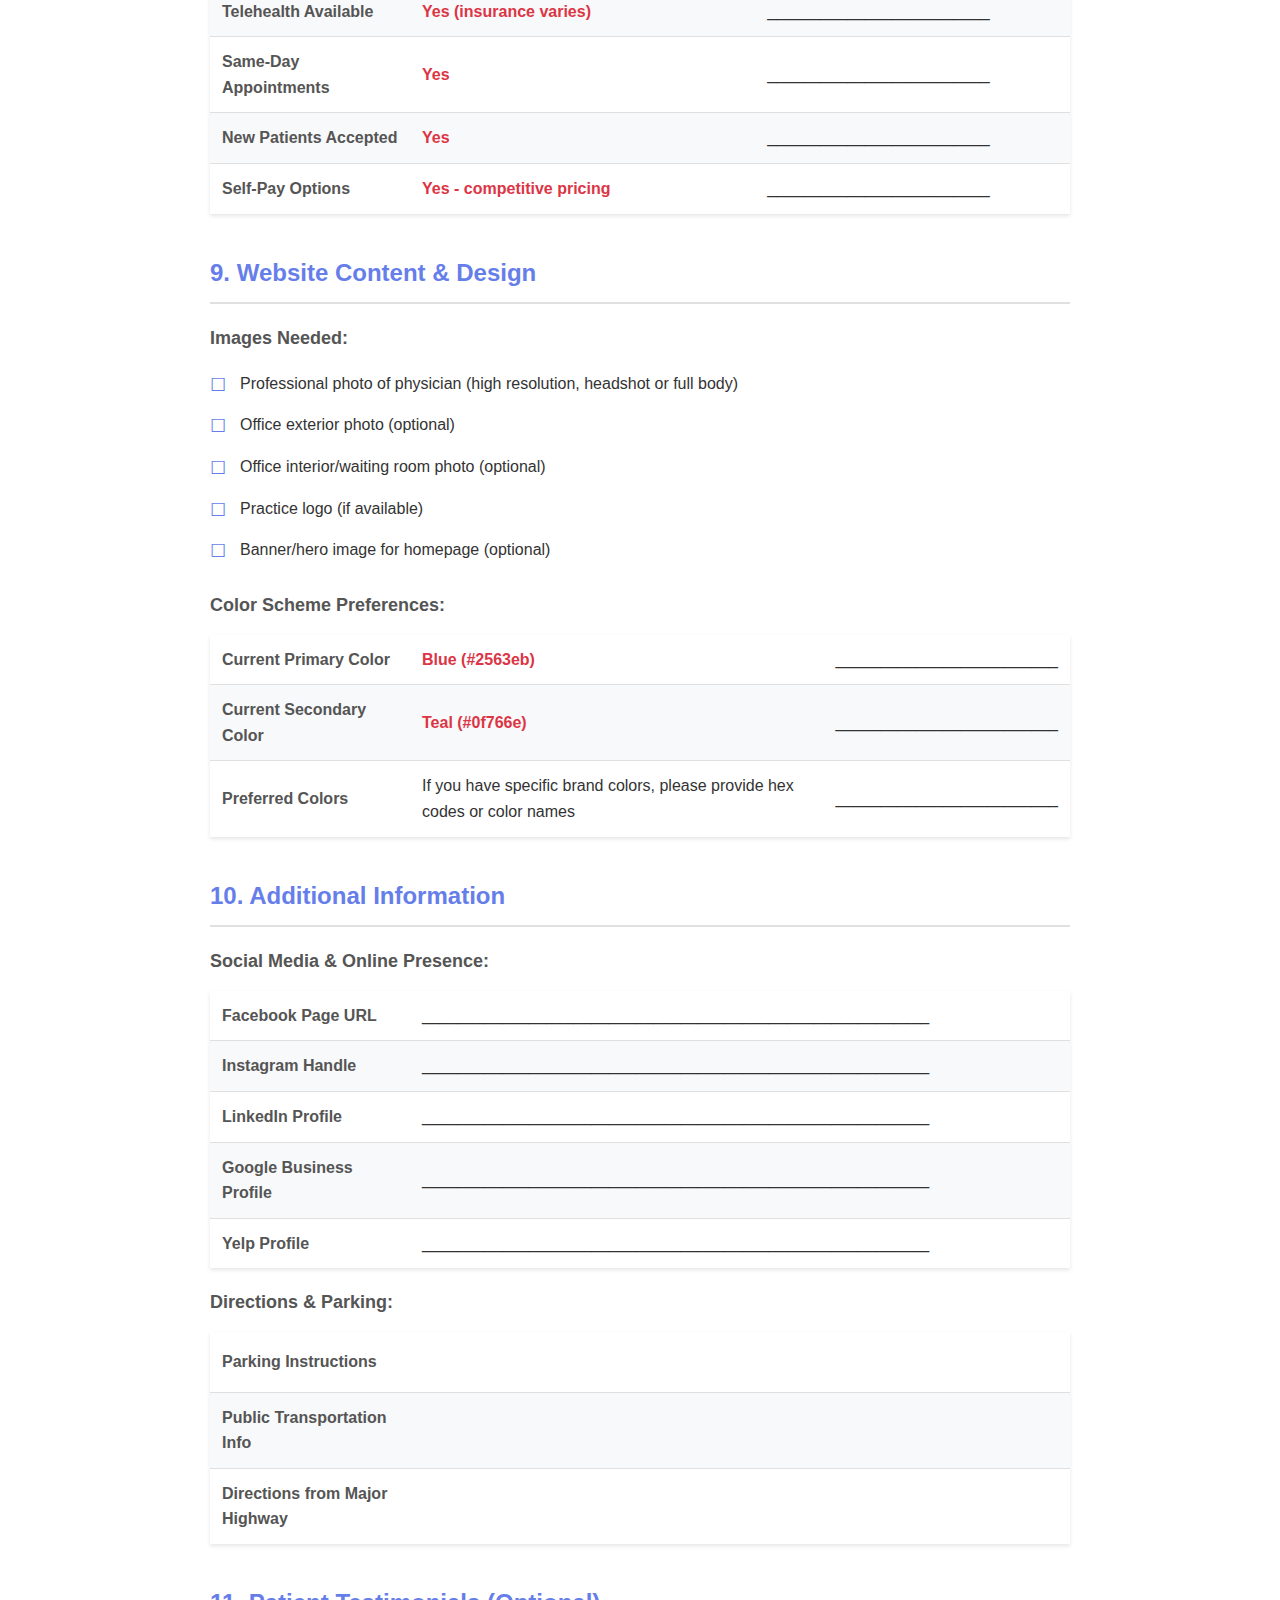
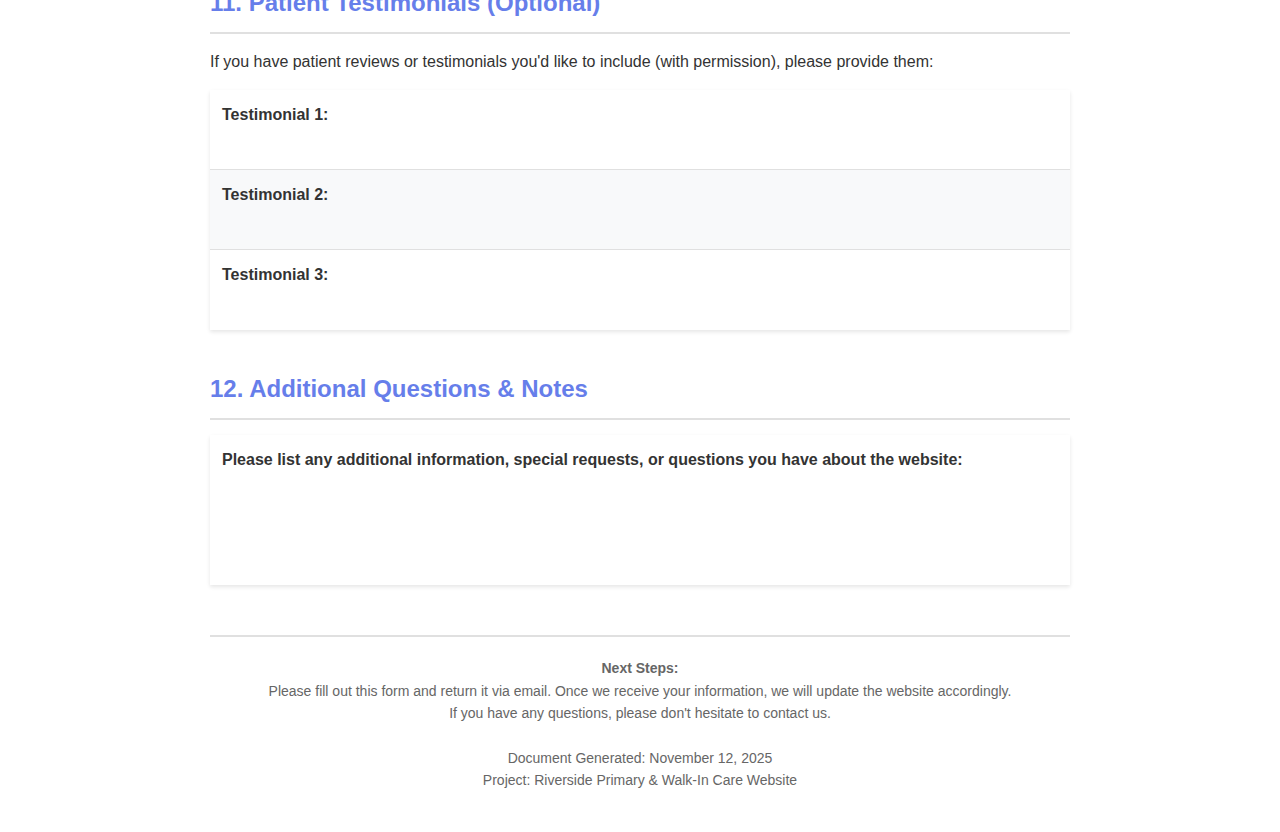
<file: Website-Customization-Guide.html>
<!DOCTYPE html>
<html lang="en">
<head>
    <meta charset="UTF-8">
    <meta name="viewport" content="width=device-width, initial-scale=1.0">
    <title>Website Customization Guide - Riverside Medical Website</title>
    <style>
        * {
            margin: 0;
            padding: 0;
            box-sizing: border-box;
        }
        
        body {
            font-family: -apple-system, BlinkMacSystemFont, 'Segoe UI', Arial, sans-serif;
            line-height: 1.6;
            color: #333;
            max-width: 900px;
            margin: 0 auto;
            padding: 40px 20px;
        }
        
        .header {
            background: linear-gradient(135deg, #667eea 0%, #764ba2 100%);
            color: white;
            padding: 30px;
            border-radius: 10px;
            margin-bottom: 30px;
        }
        
        .header h1 {
            font-size: 32px;
            margin-bottom: 10px;
        }
        
        .header p {
            font-size: 16px;
            opacity: 0.9;
        }
        
        .intro {
            background: #f8f9fa;
            padding: 20px;
            border-left: 4px solid #667eea;
            margin-bottom: 30px;
            border-radius: 5px;
        }
        
        .intro p {
            margin-bottom: 10px;
        }
        
        .section {
            margin-bottom: 40px;
            page-break-inside: avoid;
        }
        
        .section h2 {
            color: #667eea;
            font-size: 24px;
            margin-bottom: 15px;
            padding-bottom: 10px;
            border-bottom: 2px solid #e0e0e0;
        }
        
        .section h3 {
            color: #555;
            font-size: 18px;
            margin: 20px 0 10px 0;
        }
        
        table {
            width: 100%;
            border-collapse: collapse;
            margin: 15px 0;
            background: white;
            box-shadow: 0 2px 4px rgba(0,0,0,0.1);
        }
        
        th {
            background: #667eea;
            color: white;
            padding: 12px;
            text-align: left;
            font-weight: 600;
        }
        
        td {
            padding: 12px;
            border-bottom: 1px solid #e0e0e0;
        }
        
        tr:last-child td {
            border-bottom: none;
        }
        
        tr:nth-child(even) {
            background: #f8f9fa;
        }
        
        .current {
            color: #dc3545;
            font-weight: 600;
        }
        
        .label {
            font-weight: 600;
            color: #555;
            width: 200px;
        }
        
        .checkbox-list {
            list-style: none;
            padding-left: 0;
        }
        
        .checkbox-list li {
            padding: 8px 0;
            padding-left: 30px;
            position: relative;
        }
        
        .checkbox-list li::before {
            content: '☐';
            position: absolute;
            left: 0;
            font-size: 18px;
            color: #667eea;
        }
        
        .highlight-box {
            background: #fff3cd;
            border: 1px solid #ffc107;
            padding: 15px;
            border-radius: 5px;
            margin: 15px 0;
        }
        
        .highlight-box strong {
            color: #856404;
        }
        
        .page-break {
            page-break-after: always;
        }
        
        .footer {
            margin-top: 50px;
            padding-top: 20px;
            border-top: 2px solid #e0e0e0;
            text-align: center;
            color: #666;
            font-size: 14px;
        }
        
        @media print {
            body {
                padding: 20px;
            }
            
            .header {
                background: #667eea !important;
                -webkit-print-color-adjust: exact;
                print-color-adjust: exact;
            }
            
            th {
                background: #667eea !important;
                -webkit-print-color-adjust: exact;
                print-color-adjust: exact;
            }
        }
    </style>
</head>
<body>
    <div class="header">
        <h1>Website Customization Guide</h1>
        <p>Medical Practice Website - Information to Update</p>
        <p><strong>Project:</strong> Riverside Primary & Walk-In Care Website Template</p>
    </div>

    <div class="intro">
        <p><strong>Dear Doctor,</strong></p>
        <p>This document outlines all the fictitious information currently on your website that needs to be replaced with your actual practice details. Please review each section carefully and provide the correct information.</p>
        <p><strong>Important:</strong> All information marked in <span class="current">red</span> is currently fictitious and must be updated.</p>
    </div>

    <div class="section">
        <h2>1. Practice Information</h2>
        
        <table>
            <thead>
                <tr>
                    <th>Item</th>
                    <th>Current (Fictitious)</th>
                    <th>Your Information</th>
                </tr>
            </thead>
            <tbody>
                <tr>
                    <td class="label">Practice Name</td>
                    <td class="current">Riverside Primary & Walk-In Care</td>
                    <td>_________________________</td>
                </tr>
                <tr>
                    <td class="label">Business Type</td>
                    <td class="current">Primary & Walk-In Care</td>
                    <td>_________________________</td>
                </tr>
                <tr>
                    <td class="label">Year Established</td>
                    <td class="current">2015</td>
                    <td>_________________________</td>
                </tr>
            </tbody>
        </table>
    </div>

    <div class="section">
        <h2>2. Contact Information</h2>
        
        <table>
            <thead>
                <tr>
                    <th>Item</th>
                    <th>Current (Fictitious)</th>
                    <th>Your Information</th>
                </tr>
            </thead>
            <tbody>
                <tr>
                    <td class="label">Street Address</td>
                    <td class="current">4200 Riverside Parkway, Suite 205</td>
                    <td>_________________________</td>
                </tr>
                <tr>
                    <td class="label">Building Name</td>
                    <td class="current">Meadowbrook Professional Center</td>
                    <td>_________________________</td>
                </tr>
                <tr>
                    <td class="label">City</td>
                    <td class="current">Meadowbrook</td>
                    <td>_________________________</td>
                </tr>
                <tr>
                    <td class="label">State</td>
                    <td class="current">New Jersey (NJ)</td>
                    <td>_________________________</td>
                </tr>
                <tr>
                    <td class="label">ZIP Code</td>
                    <td class="current">08055</td>
                    <td>_________________________</td>
                </tr>
                <tr>
                    <td class="label">Phone Number</td>
                    <td class="current">(555) 789-4500</td>
                    <td>_________________________</td>
                </tr>
                <tr>
                    <td class="label">Fax Number</td>
                    <td class="current">(555) 789-4501</td>
                    <td>_________________________</td>
                </tr>
                <tr>
                    <td class="label">Email Address</td>
                    <td class="current">info@riversideprimarycare.com</td>
                    <td>_________________________</td>
                </tr>
            </tbody>
        </table>
    </div>

    <div class="page-break"></div>

    <div class="section">
        <h2>3. Office Hours</h2>
        
        <table>
            <thead>
                <tr>
                    <th>Day</th>
                    <th>Current Hours (Fictitious)</th>
                    <th>Your Hours</th>
                </tr>
            </thead>
            <tbody>
                <tr>
                    <td class="label">Monday</td>
                    <td class="current">9:00 AM - 12:45 PM, 2:00 PM - 5:45 PM</td>
                    <td>_________________________</td>
                </tr>
                <tr>
                    <td class="label">Tuesday</td>
                    <td class="current">9:00 AM - 12:45 PM, 2:00 PM - 5:45 PM</td>
                    <td>_________________________</td>
                </tr>
                <tr>
                    <td class="label">Wednesday</td>
                    <td class="current">9:00 AM - 12:45 PM, 2:00 PM - 5:45 PM</td>
                    <td>_________________________</td>
                </tr>
                <tr>
                    <td class="label">Thursday</td>
                    <td class="current">9:00 AM - 12:45 PM, 2:00 PM - 5:45 PM</td>
                    <td>_________________________</td>
                </tr>
                <tr>
                    <td class="label">Friday</td>
                    <td class="current">9:00 AM - 12:45 PM, 2:00 PM - 4:45 PM</td>
                    <td>_________________________</td>
                </tr>
                <tr>
                    <td class="label">Saturday</td>
                    <td class="current">Closed</td>
                    <td>_________________________</td>
                </tr>
                <tr>
                    <td class="label">Sunday</td>
                    <td class="current">Closed</td>
                    <td>_________________________</td>
                </tr>
            </tbody>
        </table>
    </div>

    <div class="section">
        <h2>4. Physician Information</h2>
        
        <table>
            <thead>
                <tr>
                    <th>Item</th>
                    <th>Current (Fictitious)</th>
                    <th>Your Information</th>
                </tr>
            </thead>
            <tbody>
                <tr>
                    <td class="label">Full Name</td>
                    <td class="current">Dr. Jayesh Delvadia, MD</td>
                    <td>_________________________</td>
                </tr>
                <tr>
                    <td class="label">Board Certification</td>
                    <td class="current">Board Certified in Internal Medicine</td>
                    <td>_________________________</td>
                </tr>
                <tr>
                    <td class="label">Medical School</td>
                    <td class="current">Georgetown University School of Medicine</td>
                    <td>_________________________</td>
                </tr>
                <tr>
                    <td class="label">Residency Location</td>
                    <td class="current">Springfield Medical Center, MA</td>
                    <td>_________________________</td>
                </tr>
                <tr>
                    <td class="label">Years in Practice</td>
                    <td class="current">15+ years</td>
                    <td>_________________________</td>
                </tr>
                <tr>
                    <td class="label">Hospital Affiliation 1</td>
                    <td class="current">Metropolitan General Hospital</td>
                    <td>_________________________</td>
                </tr>
                <tr>
                    <td class="label">Hospital Affiliation 2</td>
                    <td class="current">Riverside Medical Center</td>
                    <td>_________________________</td>
                </tr>
                <tr>
                    <td class="label">Languages Spoken</td>
                    <td class="current">English, Spanish</td>
                    <td>_________________________</td>
                </tr>
            </tbody>
        </table>

        <div class="highlight-box">
            <strong>Note:</strong> We will need a professional photo of the physician to replace the placeholder image on the website.
        </div>
    </div>

    <div class="page-break"></div>

    <div class="section">
        <h2>5. Services Offered</h2>
        
        <h3>Current Services Listed (Please verify which apply to your practice):</h3>
        
        <ul class="checkbox-list">
            <li>Primary Care (routine physicals, wellness exams, chronic disease management)</li>
            <li>Urgent Care (minor injuries, infections, flu symptoms)</li>
            <li>Vaccinations (flu shots, travel vaccines, routine immunizations)</li>
            <li>Lab Services (blood work, urinalysis, rapid tests)</li>
            <li>Immigration Physicals (USCIS Form I-693)</li>
            <li>Telehealth Visits (virtual consultations)</li>
        </ul>

        <h3>Additional Services You Offer (please list):</h3>
        <table>
            <tbody>
                <tr>
                    <td>1. _________________________________________________________</td>
                </tr>
                <tr>
                    <td>2. _________________________________________________________</td>
                </tr>
                <tr>
                    <td>3. _________________________________________________________</td>
                </tr>
                <tr>
                    <td>4. _________________________________________________________</td>
                </tr>
            </tbody>
        </table>
    </div>

    <div class="section">
        <h2>6. Insurance Accepted</h2>
        
        <h3>Currently Listed Insurance Providers (Please verify/update):</h3>
        
        <ul class="checkbox-list">
            <li>Medicare & Medicaid</li>
            <li>Blue Cross Blue Shield</li>
            <li>Aetna</li>
            <li>United Healthcare</li>
            <li>Cigna</li>
            <li>Horizon BCBS</li>
            <li>AmeriHealth</li>
            <li>Oscar Health</li>
        </ul>

        <h3>Additional Insurance Plans You Accept:</h3>
        <table>
            <tbody>
                <tr>
                    <td>1. _________________________________________________________</td>
                </tr>
                <tr>
                    <td>2. _________________________________________________________</td>
                </tr>
                <tr>
                    <td>3. _________________________________________________________</td>
                </tr>
            </tbody>
        </table>
    </div>

    <div class="page-break"></div>

    <div class="section">
        <h2>7. Practice Philosophy & Mission</h2>
        
        <h3>Current Mission Statement:</h3>
        <div class="highlight-box">
            <p class="current">"At Riverside Primary & Walk-In Care, our mission is to provide accessible, high-quality healthcare to our community. We believe that everyone deserves timely medical attention without the hassle of scheduling appointments weeks in advance."</p>
        </div>

        <h3>Your Mission Statement (please provide):</h3>
        <table>
            <tbody>
                <tr>
                    <td style="height: 100px; vertical-align: top;">
                        
                    </td>
                </tr>
            </tbody>
        </table>

        <h3>Current Practice Approach Description:</h3>
        <div class="highlight-box">
            <p class="current">"We combine the convenience of urgent care with the continuity and personal touch of a primary care practice. Dr. Delvadia takes the time to get to know each patient, understanding their medical history and health goals."</p>
        </div>

        <h3>Your Practice Approach (please provide):</h3>
        <table>
            <tbody>
                <tr>
                    <td style="height: 100px; vertical-align: top;">
                        
                    </td>
                </tr>
            </tbody>
        </table>
    </div>

    <div class="section">
        <h2>8. Special Features & Notes</h2>
        
        <h3>Please confirm or update the following:</h3>
        
        <table>
            <thead>
                <tr>
                    <th>Feature</th>
                    <th>Current Status</th>
                    <th>Your Status</th>
                </tr>
            </thead>
            <tbody>
                <tr>
                    <td class="label">Walk-in Appointments</td>
                    <td class="current">Yes - No appointment necessary</td>
                    <td>_________________________</td>
                </tr>
                <tr>
                    <td class="label">Telehealth Available</td>
                    <td class="current">Yes (insurance varies)</td>
                    <td>_________________________</td>
                </tr>
                <tr>
                    <td class="label">Same-Day Appointments</td>
                    <td class="current">Yes</td>
                    <td>_________________________</td>
                </tr>
                <tr>
                    <td class="label">New Patients Accepted</td>
                    <td class="current">Yes</td>
                    <td>_________________________</td>
                </tr>
                <tr>
                    <td class="label">Self-Pay Options</td>
                    <td class="current">Yes - competitive pricing</td>
                    <td>_________________________</td>
                </tr>
            </tbody>
        </table>
    </div>

    <div class="page-break"></div>

    <div class="section">
        <h2>9. Website Content & Design</h2>
        
        <h3>Images Needed:</h3>
        <ul class="checkbox-list">
            <li>Professional photo of physician (high resolution, headshot or full body)</li>
            <li>Office exterior photo (optional)</li>
            <li>Office interior/waiting room photo (optional)</li>
            <li>Practice logo (if available)</li>
            <li>Banner/hero image for homepage (optional)</li>
        </ul>

        <h3>Color Scheme Preferences:</h3>
        <table>
            <tbody>
                <tr>
                    <td class="label">Current Primary Color</td>
                    <td class="current">Blue (#2563eb)</td>
                    <td>_________________________</td>
                </tr>
                <tr>
                    <td class="label">Current Secondary Color</td>
                    <td class="current">Teal (#0f766e)</td>
                    <td>_________________________</td>
                </tr>
                <tr>
                    <td class="label">Preferred Colors</td>
                    <td>If you have specific brand colors, please provide hex codes or color names</td>
                    <td>_________________________</td>
                </tr>
            </tbody>
        </table>
    </div>

    <div class="section">
        <h2>10. Additional Information</h2>
        
        <h3>Social Media & Online Presence:</h3>
        <table>
            <tbody>
                <tr>
                    <td class="label">Facebook Page URL</td>
                    <td>_________________________________________________________</td>
                </tr>
                <tr>
                    <td class="label">Instagram Handle</td>
                    <td>_________________________________________________________</td>
                </tr>
                <tr>
                    <td class="label">LinkedIn Profile</td>
                    <td>_________________________________________________________</td>
                </tr>
                <tr>
                    <td class="label">Google Business Profile</td>
                    <td>_________________________________________________________</td>
                </tr>
                <tr>
                    <td class="label">Yelp Profile</td>
                    <td>_________________________________________________________</td>
                </tr>
            </tbody>
        </table>

        <h3>Directions & Parking:</h3>
        <table>
            <tbody>
                <tr>
                    <td class="label">Parking Instructions</td>
                    <td style="height: 60px; vertical-align: top;">
                        
                    </td>
                </tr>
                <tr>
                    <td class="label">Public Transportation Info</td>
                    <td style="height: 60px; vertical-align: top;">
                        
                    </td>
                </tr>
                <tr>
                    <td class="label">Directions from Major Highway</td>
                    <td style="height: 60px; vertical-align: top;">
                        
                    </td>
                </tr>
            </tbody>
        </table>
    </div>

    <div class="section">
        <h2>11. Patient Testimonials (Optional)</h2>
        
        <p>If you have patient reviews or testimonials you'd like to include (with permission), please provide them:</p>
        
        <table>
            <tbody>
                <tr>
                    <td style="height: 80px; vertical-align: top;">
                        <strong>Testimonial 1:</strong><br><br>
                    </td>
                </tr>
                <tr>
                    <td style="height: 80px; vertical-align: top;">
                        <strong>Testimonial 2:</strong><br><br>
                    </td>
                </tr>
                <tr>
                    <td style="height: 80px; vertical-align: top;">
                        <strong>Testimonial 3:</strong><br><br>
                    </td>
                </tr>
            </tbody>
        </table>
    </div>

    <div class="section">
        <h2>12. Additional Questions & Notes</h2>
        
        <table>
            <tbody>
                <tr>
                    <td style="height: 150px; vertical-align: top;">
                        <p><strong>Please list any additional information, special requests, or questions you have about the website:</strong></p>
                        <br>
                    </td>
                </tr>
            </tbody>
        </table>
    </div>

    <div class="footer">
        <p><strong>Next Steps:</strong></p>
        <p>Please fill out this form and return it via email. Once we receive your information, we will update the website accordingly.</p>
        <p>If you have any questions, please don't hesitate to contact us.</p>
        <br>
        <p>Document Generated: November 12, 2025</p>
        <p>Project: Riverside Primary & Walk-In Care Website</p>
    </div>
</body>
</html>
</file>
<file: styles.css>
/* Reset & Base Styles */
* {
    margin: 0;
    padding: 0;
    box-sizing: border-box;
}

:root {
    --primary-color: #2563eb;
    --primary-dark: #1e40af;
    --primary-light: #3b82f6;
    --secondary-color: #0f766e;
    --accent-color: #06b6d4;
    --text-dark: #1e293b;
    --text-light: #64748b;
    --bg-light: #f8fafc;
    --bg-white: #ffffff;
    --border-color: #e2e8f0;
    --success-color: #10b981;
    --warning-color: #f59e0b;
    --shadow-sm: 0 1px 2px 0 rgb(0 0 0 / 0.05);
    --shadow-md: 0 4px 6px -1px rgb(0 0 0 / 0.1);
    --shadow-lg: 0 10px 15px -3px rgb(0 0 0 / 0.1);
    --shadow-xl: 0 20px 25px -5px rgb(0 0 0 / 0.1);
}

body {
    font-family: 'Inter', -apple-system, BlinkMacSystemFont, 'Segoe UI', Roboto, sans-serif;
    color: var(--text-dark);
    line-height: 1.6;
    overflow-x: hidden;
}

.container {
    max-width: 1200px;
    margin: 0 auto;
    padding: 0 20px;
}

/* Navigation */
.navbar {
    background: var(--bg-white);
    box-shadow: var(--shadow-sm);
    position: sticky;
    top: 0;
    z-index: 1000;
    border-bottom: 1px solid var(--border-color);
}

.nav-wrapper {
    display: flex;
    justify-content: space-between;
    align-items: center;
    padding: 1rem 0;
}

.logo h2 {
    font-family: 'Poppins', sans-serif;
    font-size: 1.5rem;
    color: var(--primary-color);
    font-weight: 700;
}

.logo .tagline {
    font-size: 0.875rem;
    color: var(--text-light);
    font-weight: 400;
}

.nav-links {
    display: flex;
    list-style: none;
    gap: 2rem;
}

.nav-links a {
    text-decoration: none;
    color: var(--text-dark);
    font-weight: 500;
    font-size: 0.95rem;
    transition: color 0.3s ease;
    position: relative;
}

.nav-links a:hover,
.nav-links a.active {
    color: var(--primary-color);
}

.nav-links a.active::after {
    content: '';
    position: absolute;
    bottom: -8px;
    left: 0;
    right: 0;
    height: 3px;
    background: var(--primary-color);
    border-radius: 2px;
}

.mobile-menu-btn {
    display: none;
    flex-direction: column;
    gap: 5px;
    background: none;
    border: none;
    cursor: pointer;
}

.mobile-menu-btn span {
    width: 25px;
    height: 3px;
    background: var(--text-dark);
    border-radius: 2px;
    transition: all 0.3s ease;
}

/* Hero Section */
.hero {
    position: relative;
    background: linear-gradient(135deg, #667eea 0%, #764ba2 100%);
    padding: 6rem 0;
    color: white;
    overflow: hidden;
}

.hero::before {
    content: '';
    position: absolute;
    top: 0;
    left: 0;
    right: 0;
    bottom: 0;
    background: url('data:image/svg+xml,<svg width="100" height="100" xmlns="http://www.w3.org/2000/svg"><defs><pattern id="grid" width="40" height="40" patternUnits="userSpaceOnUse"><path d="M 40 0 L 0 0 0 40" fill="none" stroke="rgba(255,255,255,0.05)" stroke-width="1"/></pattern></defs><rect width="100" height="100" fill="url(%23grid)"/></svg>');
    opacity: 0.3;
}

.hero-content {
    position: relative;
    z-index: 1;
}

.hero-text {
    max-width: 700px;
    margin: 0 auto;
    text-align: center;
    margin-bottom: 3rem;
}

.badge {
    display: inline-block;
    background: rgba(255, 255, 255, 0.2);
    backdrop-filter: blur(10px);
    padding: 0.5rem 1.25rem;
    border-radius: 50px;
    font-size: 0.875rem;
    font-weight: 600;
    margin-bottom: 1.5rem;
    border: 1px solid rgba(255, 255, 255, 0.3);
}

.hero h1 {
    font-family: 'Poppins', sans-serif;
    font-size: 3.5rem;
    font-weight: 700;
    margin-bottom: 1.5rem;
    line-height: 1.2;
}

.hero-description {
    font-size: 1.25rem;
    margin-bottom: 2rem;
    opacity: 0.95;
}

.hero-buttons {
    display: flex;
    gap: 1rem;
    justify-content: center;
    flex-wrap: wrap;
}

.btn {
    display: inline-flex;
    align-items: center;
    gap: 0.5rem;
    padding: 0.875rem 2rem;
    border-radius: 8px;
    font-weight: 600;
    text-decoration: none;
    transition: all 0.3s ease;
    border: 2px solid transparent;
    cursor: pointer;
    font-size: 1rem;
}

.btn-primary {
    background: white;
    color: var(--primary-color);
}

.btn-primary:hover {
    transform: translateY(-2px);
    box-shadow: var(--shadow-lg);
}

.btn-secondary {
    background: rgba(255, 255, 255, 0.1);
    color: white;
    border: 2px solid rgba(255, 255, 255, 0.3);
    backdrop-filter: blur(10px);
}

.btn-secondary:hover {
    background: rgba(255, 255, 255, 0.2);
}

.btn-outline {
    background: transparent;
    color: var(--primary-color);
    border: 2px solid var(--primary-color);
}

.btn-outline:hover {
    background: var(--primary-color);
    color: white;
}

.hero-features {
    display: grid;
    grid-template-columns: repeat(auto-fit, minmax(250px, 1fr));
    gap: 2rem;
    margin-top: 3rem;
}

.feature-card {
    background: rgba(255, 255, 255, 0.1);
    backdrop-filter: blur(10px);
    padding: 2rem;
    border-radius: 12px;
    text-align: center;
    border: 1px solid rgba(255, 255, 255, 0.2);
    transition: all 0.3s ease;
}

.feature-card:hover {
    transform: translateY(-5px);
    background: rgba(255, 255, 255, 0.15);
}

.feature-card .icon {
    font-size: 3rem;
    margin-bottom: 1rem;
}

.feature-card h3 {
    font-family: 'Poppins', sans-serif;
    font-size: 1.25rem;
    margin-bottom: 0.5rem;
}

.feature-card p {
    opacity: 0.9;
    font-size: 0.95rem;
}

/* Alert Banner */
.alert-banner {
    background: linear-gradient(135deg, #fef3c7 0%, #fde68a 100%);
    border-bottom: 2px solid #fbbf24;
    padding: 1rem 0;
}

.alert-content {
    display: flex;
    align-items: center;
    gap: 1rem;
    color: #92400e;
}

.alert-content svg {
    flex-shrink: 0;
    stroke: #f59e0b;
}

/* Section Header */
.section-header {
    text-align: center;
    margin-bottom: 3rem;
}

.section-badge {
    display: inline-block;
    background: #dbeafe;
    color: var(--primary-color);
    padding: 0.5rem 1.25rem;
    border-radius: 50px;
    font-size: 0.875rem;
    font-weight: 600;
    margin-bottom: 1rem;
}

.section-header h2 {
    font-family: 'Poppins', sans-serif;
    font-size: 2.5rem;
    color: var(--text-dark);
    margin-bottom: 0.75rem;
}

.section-header p {
    font-size: 1.125rem;
    color: var(--text-light);
}

/* About Section */
.about {
    padding: 5rem 0;
    background: var(--bg-white);
}

.about-content {
    display: grid;
    grid-template-columns: 1fr 1fr;
    gap: 4rem;
    align-items: center;
}

.about-text h3 {
    font-family: 'Poppins', sans-serif;
    font-size: 1.75rem;
    margin-bottom: 1.5rem;
    color: var(--text-dark);
}

.check-list {
    list-style: none;
    display: flex;
    flex-direction: column;
    gap: 1rem;
}

.check-list li {
    display: flex;
    align-items: flex-start;
    gap: 1rem;
}

.check-list svg {
    flex-shrink: 0;
    stroke: var(--success-color);
    margin-top: 2px;
}

.check-list span {
    font-size: 1.05rem;
    color: var(--text-dark);
}

.about-image {
    display: flex;
    justify-content: center;
}

.image-placeholder {
    width: 100%;
    max-width: 500px;
    aspect-ratio: 4/3;
    background: linear-gradient(135deg, #667eea 0%, #764ba2 100%);
    border-radius: 16px;
    display: flex;
    align-items: center;
    justify-content: center;
    box-shadow: var(--shadow-xl);
}

.image-placeholder svg {
    stroke: white;
    opacity: 0.3;
}

/* Services Section */
.services {
    padding: 5rem 0;
    background: var(--bg-light);
}

.services-grid {
    display: grid;
    grid-template-columns: repeat(4, 1fr);
    gap: 2rem;
}

.service-card {
    background: var(--bg-white);
    padding: 2.5rem;
    border-radius: 16px;
    box-shadow: var(--shadow-md);
    transition: all 0.3s ease;
    border: 1px solid var(--border-color);
}

.service-card:hover {
    transform: translateY(-8px);
    box-shadow: var(--shadow-xl);
    border-color: var(--primary-color);
}

.service-icon {
    font-size: 3rem;
    margin-bottom: 1rem;
}

.service-card h3 {
    font-family: 'Poppins', sans-serif;
    font-size: 1.5rem;
    margin-bottom: 1rem;
    color: var(--text-dark);
}

.service-card p {
    color: var(--text-light);
    line-height: 1.7;
}

/* Physician Section */
.physician {
    padding: 5rem 0;
    background: var(--bg-white);
}

.physician-content {
    display: grid;
    grid-template-columns: 350px 1fr;
    gap: 4rem;
    align-items: start;
}

.physician-image .image-placeholder {
    width: 100%;
    aspect-ratio: 3/4;
    background: linear-gradient(135deg, #0f766e 0%, #06b6d4 100%);
}

.physician-info h2 {
    font-family: 'Poppins', sans-serif;
    font-size: 2.25rem;
    margin-bottom: 0.5rem;
    color: var(--text-dark);
}

.credential {
    color: var(--primary-color);
    font-weight: 600;
    font-size: 1.125rem;
    margin-bottom: 2rem;
    display: block;
}

.physician-bio {
    margin-bottom: 2rem;
}

.physician-bio p {
    color: var(--text-light);
    margin-bottom: 1rem;
    line-height: 1.8;
}

.credentials {
    display: flex;
    flex-direction: column;
    gap: 1rem;
    background: var(--bg-light);
    padding: 1.5rem;
    border-radius: 12px;
    border-left: 4px solid var(--primary-color);
}

.credential-item {
    color: var(--text-dark);
}

.credential-item strong {
    display: block;
    margin-bottom: 0.25rem;
    color: var(--text-dark);
}

/* Contact Section */
.contact {
    padding: 5rem 0;
    background: var(--bg-light);
}

.contact-grid {
    display: grid;
    grid-template-columns: repeat(auto-fit, minmax(320px, 1fr));
    gap: 2rem;
}

.contact-card {
    background: var(--bg-white);
    padding: 2.5rem;
    border-radius: 16px;
    box-shadow: var(--shadow-md);
    border: 1px solid var(--border-color);
}

.card-icon {
    font-size: 3rem;
    margin-bottom: 1rem;
}

.contact-card h3 {
    font-family: 'Poppins', sans-serif;
    font-size: 1.5rem;
    margin-bottom: 1.5rem;
    color: var(--text-dark);
}

.hours-list {
    display: flex;
    flex-direction: column;
    gap: 1rem;
    margin-bottom: 1.5rem;
}

.hour-item {
    display: flex;
    justify-content: space-between;
    padding-bottom: 1rem;
    border-bottom: 1px solid var(--border-color);
}

.hour-item:last-child {
    border-bottom: none;
    padding-bottom: 0;
}

.day {
    font-weight: 600;
    color: var(--text-dark);
}

.time {
    text-align: right;
    color: var(--text-light);
    font-size: 0.95rem;
}

.contact-details {
    display: flex;
    flex-direction: column;
    gap: 1.5rem;
    margin-bottom: 2rem;
}

.detail-item strong {
    display: block;
    margin-bottom: 0.5rem;
    color: var(--text-dark);
    font-weight: 600;
}

.detail-item p {
    color: var(--text-light);
    line-height: 1.7;
}

.detail-item a {
    color: var(--primary-color);
    text-decoration: none;
    font-weight: 600;
}

.detail-item a:hover {
    text-decoration: underline;
}

.payment-info p {
    color: var(--text-light);
    margin-bottom: 1rem;
    line-height: 1.7;
}

.payment-info ul {
    list-style: none;
    padding-left: 0;
    margin: 1rem 0;
}

.payment-info ul li {
    padding: 0.5rem 0;
    padding-left: 1.5rem;
    position: relative;
}

.payment-info ul li::before {
    content: '✓';
    position: absolute;
    left: 0;
    color: var(--success-color);
    font-weight: bold;
}

.note {
    font-size: 0.875rem;
    color: var(--text-light);
    font-style: italic;
    margin-top: 1rem;
}

/* Footer */
.footer {
    background: var(--text-dark);
    color: white;
    padding: 3rem 0 1.5rem;
}

.footer-content {
    display: grid;
    grid-template-columns: repeat(auto-fit, minmax(250px, 1fr));
    gap: 3rem;
    margin-bottom: 3rem;
}

.footer-section h3 {
    font-family: 'Poppins', sans-serif;
    font-size: 1.5rem;
    margin-bottom: 1rem;
}

.footer-section h4 {
    font-family: 'Poppins', sans-serif;
    font-size: 1.125rem;
    margin-bottom: 1rem;
}

.footer-section p {
    color: #cbd5e1;
    line-height: 1.7;
    margin-bottom: 0.5rem;
}

.footer-section ul {
    list-style: none;
}

.footer-section ul li {
    margin-bottom: 0.5rem;
}

.footer-section a {
    color: #cbd5e1;
    text-decoration: none;
    transition: color 0.3s ease;
}

.footer-section a:hover {
    color: var(--accent-color);
}

.footer-bottom {
    border-top: 1px solid rgba(255, 255, 255, 0.1);
    padding-top: 1.5rem;
    text-align: center;
}

.footer-bottom p {
    color: #94a3b8;
    font-size: 0.875rem;
}

/* Responsive Design */
@media (max-width: 968px) {
    .nav-links {
        display: none;
    }
    
    .services-grid {
        grid-template-columns: repeat(2, 1fr);
    }
    
    .mobile-menu-btn {
        display: flex;
    }
    
    .hero h1 {
        font-size: 2.5rem;
    }
    
    .about-content,
    .physician-content {
        grid-template-columns: 1fr;
        gap: 2rem;
    }
    
    .physician-image .image-placeholder {
        max-width: 350px;
        margin: 0 auto;
    }
}

@media (max-width: 640px) {
    .hero {
        padding: 4rem 0;
    }
    
    .hero h1 {
        font-size: 2rem;
    }
    
    .hero-description {
        font-size: 1rem;
    }
    
    .hero-buttons {
        flex-direction: column;
    }
    
    .btn {
        width: 100%;
        justify-content: center;
    }
    
    .section-header h2 {
        font-size: 2rem;
    }
    
    .page-header h1 {
        font-size: 2rem;
    }
    
    .services-grid,
    .contact-grid,
    .faq-grid {
        grid-template-columns: 1fr;
    }
    
    .hour-item {
        flex-direction: column;
        gap: 0.5rem;
    }
    
    .time {
        text-align: left;
    }
    
    .expertise-list {
        grid-template-columns: 1fr;
    }
}

/* Page Header */
.page-header {
    background: linear-gradient(135deg, #667eea 0%, #764ba2 100%);
    padding: 4rem 0 3rem;
    text-align: center;
    color: white;
}

.page-header h1 {
    font-family: 'Poppins', sans-serif;
    font-size: 3rem;
    margin-bottom: 0.5rem;
}

.page-header p {
    font-size: 1.25rem;
    opacity: 0.95;
}

/* Mission Section */
.mission-section {
    margin-top: 4rem;
    padding-top: 3rem;
    border-top: 2px solid var(--border-color);
}

.mission-section h3 {
    font-family: 'Poppins', sans-serif;
    font-size: 1.75rem;
    margin-top: 2rem;
    margin-bottom: 1rem;
    color: var(--text-dark);
}

.mission-section p {
    color: var(--text-light);
    line-height: 1.8;
    margin-bottom: 1.5rem;
}

/* Service Details */
.service-details {
    list-style: none;
    margin-top: 1.5rem;
    padding-left: 0;
}

.service-details li {
    padding: 0.5rem 0;
    padding-left: 1.5rem;
    position: relative;
    color: var(--text-light);
    font-size: 0.95rem;
}

.service-details li::before {
    content: '•';
    position: absolute;
    left: 0;
    color: var(--primary-color);
    font-weight: bold;
    font-size: 1.2rem;
}

/* Additional Info */
.additional-info {
    display: grid;
    grid-template-columns: repeat(auto-fit, minmax(300px, 1fr));
    gap: 2rem;
    margin-top: 4rem;
}

.info-box {
    background: var(--bg-white);
    padding: 2rem;
    border-radius: 12px;
    border-left: 4px solid var(--primary-color);
    box-shadow: var(--shadow-md);
}

.info-box h3 {
    font-family: 'Poppins', sans-serif;
    font-size: 1.25rem;
    margin-bottom: 1rem;
    color: var(--text-dark);
}

.info-box p {
    color: var(--text-light);
    line-height: 1.7;
}

.info-box a {
    color: var(--primary-color);
    font-weight: 600;
    text-decoration: none;
}

.info-box a:hover {
    text-decoration: underline;
}

/* Expertise List */
.expertise-list {
    list-style: none;
    padding-left: 0;
    display: grid;
    grid-template-columns: repeat(auto-fit, minmax(300px, 1fr));
    gap: 0.75rem;
    margin-top: 1rem;
}

.expertise-list li {
    padding: 0.75rem 0 0.75rem 1.5rem;
    position: relative;
    color: var(--text-light);
}

.expertise-list li::before {
    content: '✓';
    position: absolute;
    left: 0;
    color: var(--success-color);
    font-weight: bold;
}

/* Testimonials Section */
.testimonials-section {
    margin-top: 4rem;
    padding-top: 3rem;
    border-top: 2px solid var(--border-color);
}

.testimonials-section h2 {
    font-family: 'Poppins', sans-serif;
    text-align: center;
    font-size: 2rem;
    margin-bottom: 2rem;
}

.testimonials-grid {
    display: grid;
    grid-template-columns: repeat(auto-fit, minmax(300px, 1fr));
    gap: 2rem;
}

.testimonial-card {
    background: var(--bg-light);
    padding: 2rem;
    border-radius: 12px;
    border: 1px solid var(--border-color);
}

.stars {
    color: #fbbf24;
    font-size: 1.25rem;
    margin-bottom: 1rem;
}

.testimonial-card p {
    color: var(--text-light);
    line-height: 1.7;
    margin-bottom: 1rem;
}

.patient-name {
    color: var(--text-dark);
    font-weight: 600;
    font-style: italic;
}

/* Map Section */
.map-section {
    margin-top: 4rem;
}

.map-section h2 {
    font-family: 'Poppins', sans-serif;
    text-align: center;
    font-size: 2rem;
    margin-bottom: 2rem;
}

.map-placeholder {
    background: var(--bg-light);
    border: 2px dashed var(--border-color);
    border-radius: 16px;
    padding: 4rem 2rem;
    text-align: center;
    margin-bottom: 2rem;
}

.map-placeholder svg {
    stroke: var(--text-light);
    margin-bottom: 1rem;
}

.map-placeholder p {
    color: var(--text-light);
    font-size: 1.125rem;
    margin-bottom: 1.5rem;
}

.directions-info {
    background: var(--bg-white);
    padding: 2rem;
    border-radius: 12px;
    box-shadow: var(--shadow-md);
    border: 1px solid var(--border-color);
}

.directions-info h3 {
    font-family: 'Poppins', sans-serif;
    font-size: 1.5rem;
    margin-bottom: 1.5rem;
    color: var(--text-dark);
}

.directions-info p {
    color: var(--text-light);
    line-height: 1.8;
    margin-bottom: 1rem;
}

.directions-info strong {
    color: var(--text-dark);
}

/* FAQ Section */
.faq-section {
    margin-top: 4rem;
    padding-top: 3rem;
    border-top: 2px solid var(--border-color);
}

.faq-section h2 {
    font-family: 'Poppins', sans-serif;
    text-align: center;
    font-size: 2rem;
    margin-bottom: 2rem;
}

.faq-grid {
    display: grid;
    grid-template-columns: repeat(auto-fit, minmax(350px, 1fr));
    gap: 2rem;
}

.faq-item {
    background: var(--bg-white);
    padding: 2rem;
    border-radius: 12px;
    border: 1px solid var(--border-color);
    box-shadow: var(--shadow-sm);
    transition: all 0.3s ease;
}

.faq-item:hover {
    box-shadow: var(--shadow-md);
    border-color: var(--primary-color);
}

.faq-item h4 {
    font-family: 'Poppins', sans-serif;
    font-size: 1.125rem;
    margin-bottom: 0.75rem;
    color: var(--primary-color);
}

.faq-item p {
    color: var(--text-light);
    line-height: 1.7;
}

/* Form Section */
.form-section {
    padding: 3rem 0;
    background: var(--bg-light);
}

.form-intro {
    background: var(--bg-white);
    padding: 2rem;
    border-radius: 12px;
    margin-bottom: 2rem;
    border-left: 4px solid var(--primary-color);
    box-shadow: var(--shadow-sm);
}

.form-intro p {
    color: var(--text-light);
    line-height: 1.7;
    margin-bottom: 1rem;
}

.form-intro p:last-child {
    margin-bottom: 0;
}

.patient-form {
    background: var(--bg-white);
    padding: 3rem;
    border-radius: 16px;
    box-shadow: var(--shadow-md);
}

.form-section-header {
    margin: 2.5rem 0 1.5rem 0;
    padding-bottom: 0.75rem;
    border-bottom: 2px solid var(--primary-color);
}

.form-section-header:first-child {
    margin-top: 0;
}

.form-section-header h2 {
    font-family: 'Poppins', sans-serif;
    font-size: 1.5rem;
    color: var(--text-dark);
}

.form-grid {
    display: grid;
    grid-template-columns: repeat(auto-fit, minmax(250px, 1fr));
    gap: 1.5rem;
    margin-bottom: 1.5rem;
}

.form-group {
    display: flex;
    flex-direction: column;
}

.form-group.full-width {
    grid-column: 1 / -1;
}

.form-group label {
    font-weight: 600;
    color: var(--text-dark);
    margin-bottom: 0.5rem;
    font-size: 0.95rem;
}

.form-group input,
.form-group select,
.form-group textarea {
    padding: 0.75rem;
    border: 2px solid var(--border-color);
    border-radius: 8px;
    font-size: 1rem;
    font-family: 'Inter', sans-serif;
    transition: all 0.3s ease;
    background: var(--bg-white);
}

.form-group input:focus,
.form-group select:focus,
.form-group textarea:focus {
    outline: none;
    border-color: var(--primary-color);
    box-shadow: 0 0 0 3px rgba(37, 99, 235, 0.1);
}

.form-group input.error,
.form-group select.error,
.form-group textarea.error {
    border-color: #ef4444;
}

.form-group textarea {
    resize: vertical;
    min-height: 100px;
}

.checkbox-grid {
    display: grid;
    grid-template-columns: repeat(auto-fit, minmax(200px, 1fr));
    gap: 1rem;
    margin-top: 1rem;
}

.checkbox-label {
    display: flex;
    align-items: center;
    gap: 0.75rem;
    cursor: pointer;
    padding: 0.75rem;
    border-radius: 8px;
    transition: background-color 0.3s ease;
}

.checkbox-label:hover {
    background-color: var(--bg-light);
}

.checkbox-label input[type="checkbox"] {
    width: 20px;
    height: 20px;
    cursor: pointer;
    accent-color: var(--primary-color);
}

.checkbox-label span {
    color: var(--text-dark);
    font-size: 0.95rem;
}

.consent-label {
    background: var(--bg-light);
    padding: 1rem;
    border-radius: 8px;
    border: 1px solid var(--border-color);
}

.consent-label span {
    line-height: 1.6;
}

.form-actions {
    display: flex;
    gap: 1rem;
    margin-top: 2.5rem;
    flex-wrap: wrap;
}

.btn-large {
    padding: 1rem 2.5rem;
    font-size: 1.05rem;
}

.form-footer {
    background: var(--bg-white);
    padding: 2rem;
    border-radius: 12px;
    margin-top: 2rem;
    border: 1px solid var(--border-color);
}

.form-footer p {
    color: var(--text-light);
    line-height: 1.7;
    margin-bottom: 1rem;
}

.form-footer p:last-child {
    margin-bottom: 0;
}

.form-footer a {
    color: var(--primary-color);
    font-weight: 600;
    text-decoration: none;
}

.form-footer a:hover {
    text-decoration: underline;
}

/* Success Modal */
.success-modal {
    position: fixed;
    top: 0;
    left: 0;
    right: 0;
    bottom: 0;
    background: rgba(0, 0, 0, 0.7);
    display: flex;
    align-items: center;
    justify-content: center;
    z-index: 10000;
    padding: 1rem;
}

.success-modal-content {
    background: var(--bg-white);
    padding: 3rem;
    border-radius: 16px;
    max-width: 600px;
    text-align: center;
    box-shadow: var(--shadow-xl);
    animation: slideDown 0.3s ease;
}

@keyframes slideDown {
    from {
        transform: translateY(-50px);
        opacity: 0;
    }
    to {
        transform: translateY(0);
        opacity: 1;
    }
}

.success-icon {
    width: 80px;
    height: 80px;
    background: var(--success-color);
    border-radius: 50%;
    display: flex;
    align-items: center;
    justify-content: center;
    color: white;
    font-size: 3rem;
    font-weight: bold;
    margin: 0 auto 1.5rem;
}

.success-modal-content h2 {
    font-family: 'Poppins', sans-serif;
    color: var(--text-dark);
    margin-bottom: 1rem;
}

.success-modal-content p {
    color: var(--text-light);
    margin-bottom: 1rem;
    line-height: 1.7;
}

.success-modal-content ul {
    text-align: left;
    margin: 1.5rem auto;
    max-width: 400px;
    color: var(--text-light);
    line-height: 1.8;
}

.success-modal-content button {
    margin-top: 1.5rem;
}

/* Smooth Scrolling */
html {
    scroll-behavior: smooth;
}

/* Selection */
::selection {
    background: var(--primary-color);
    color: white;
}
</file>
